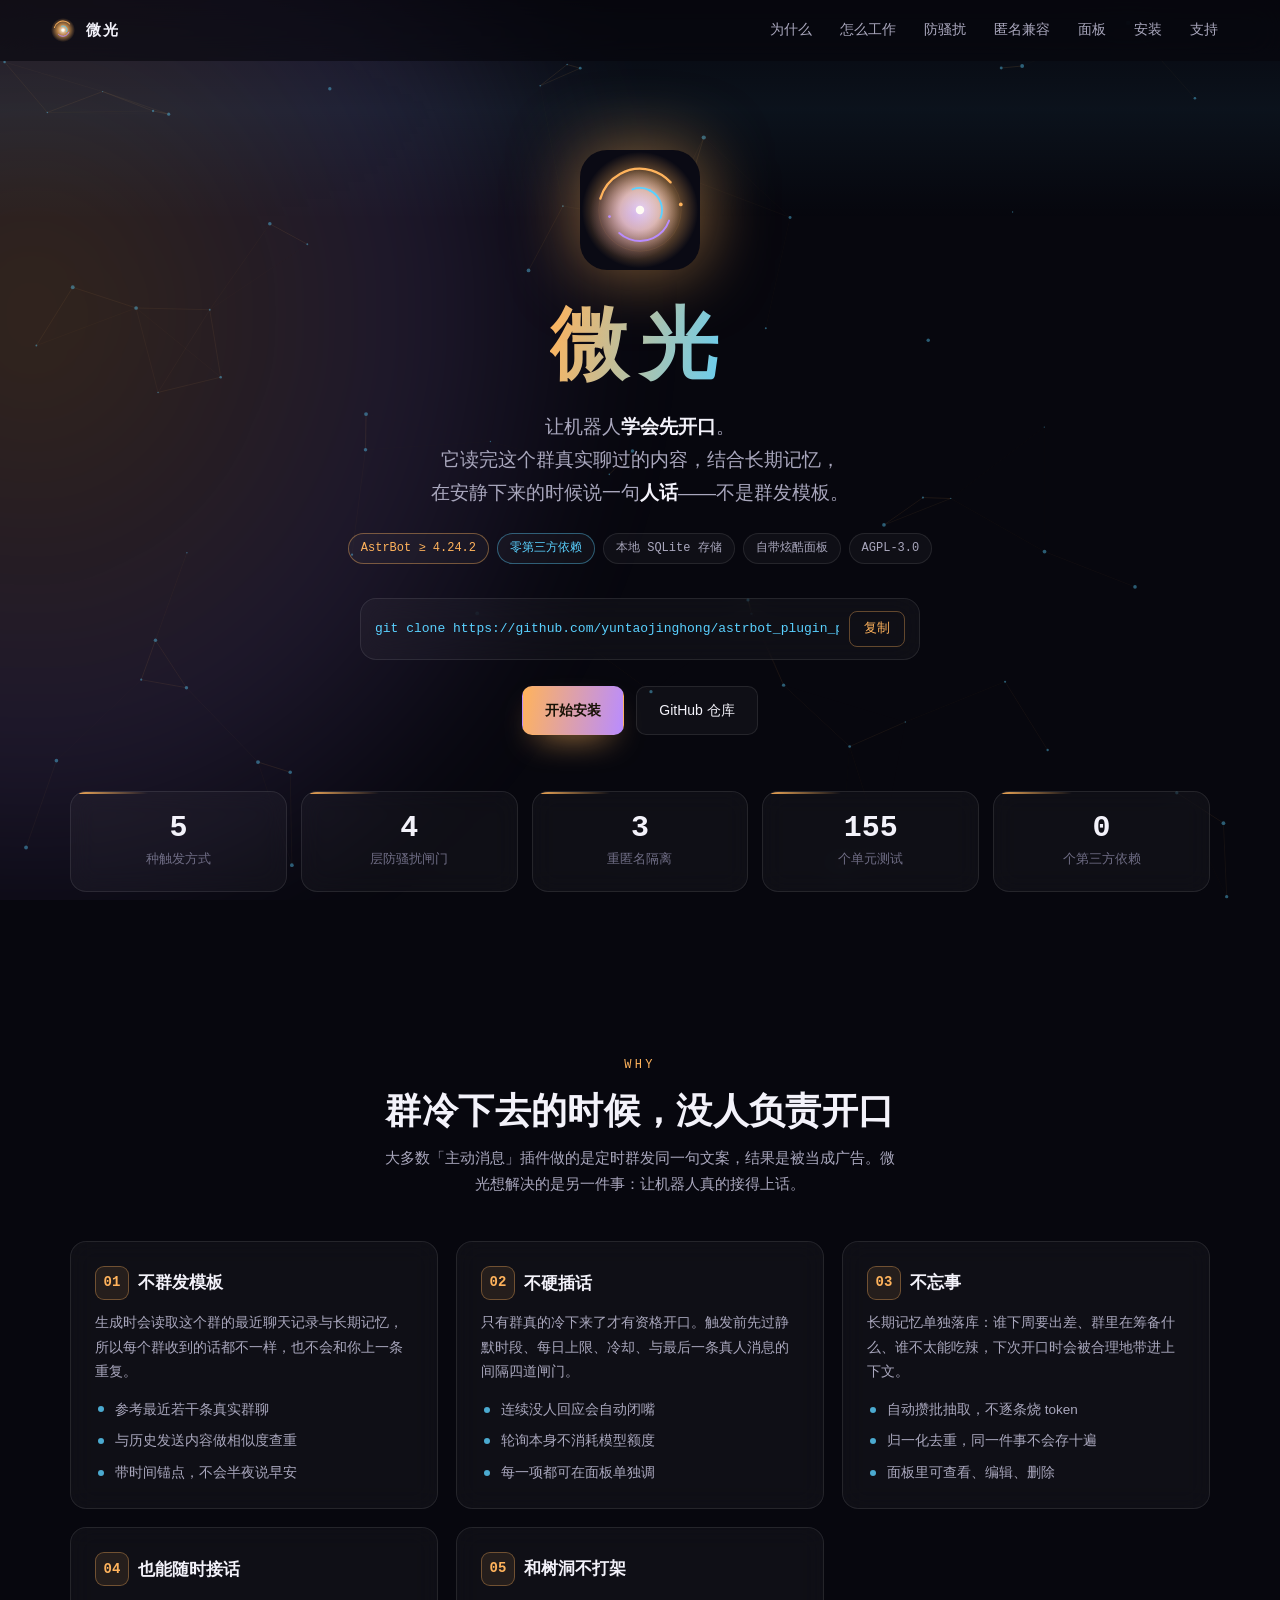
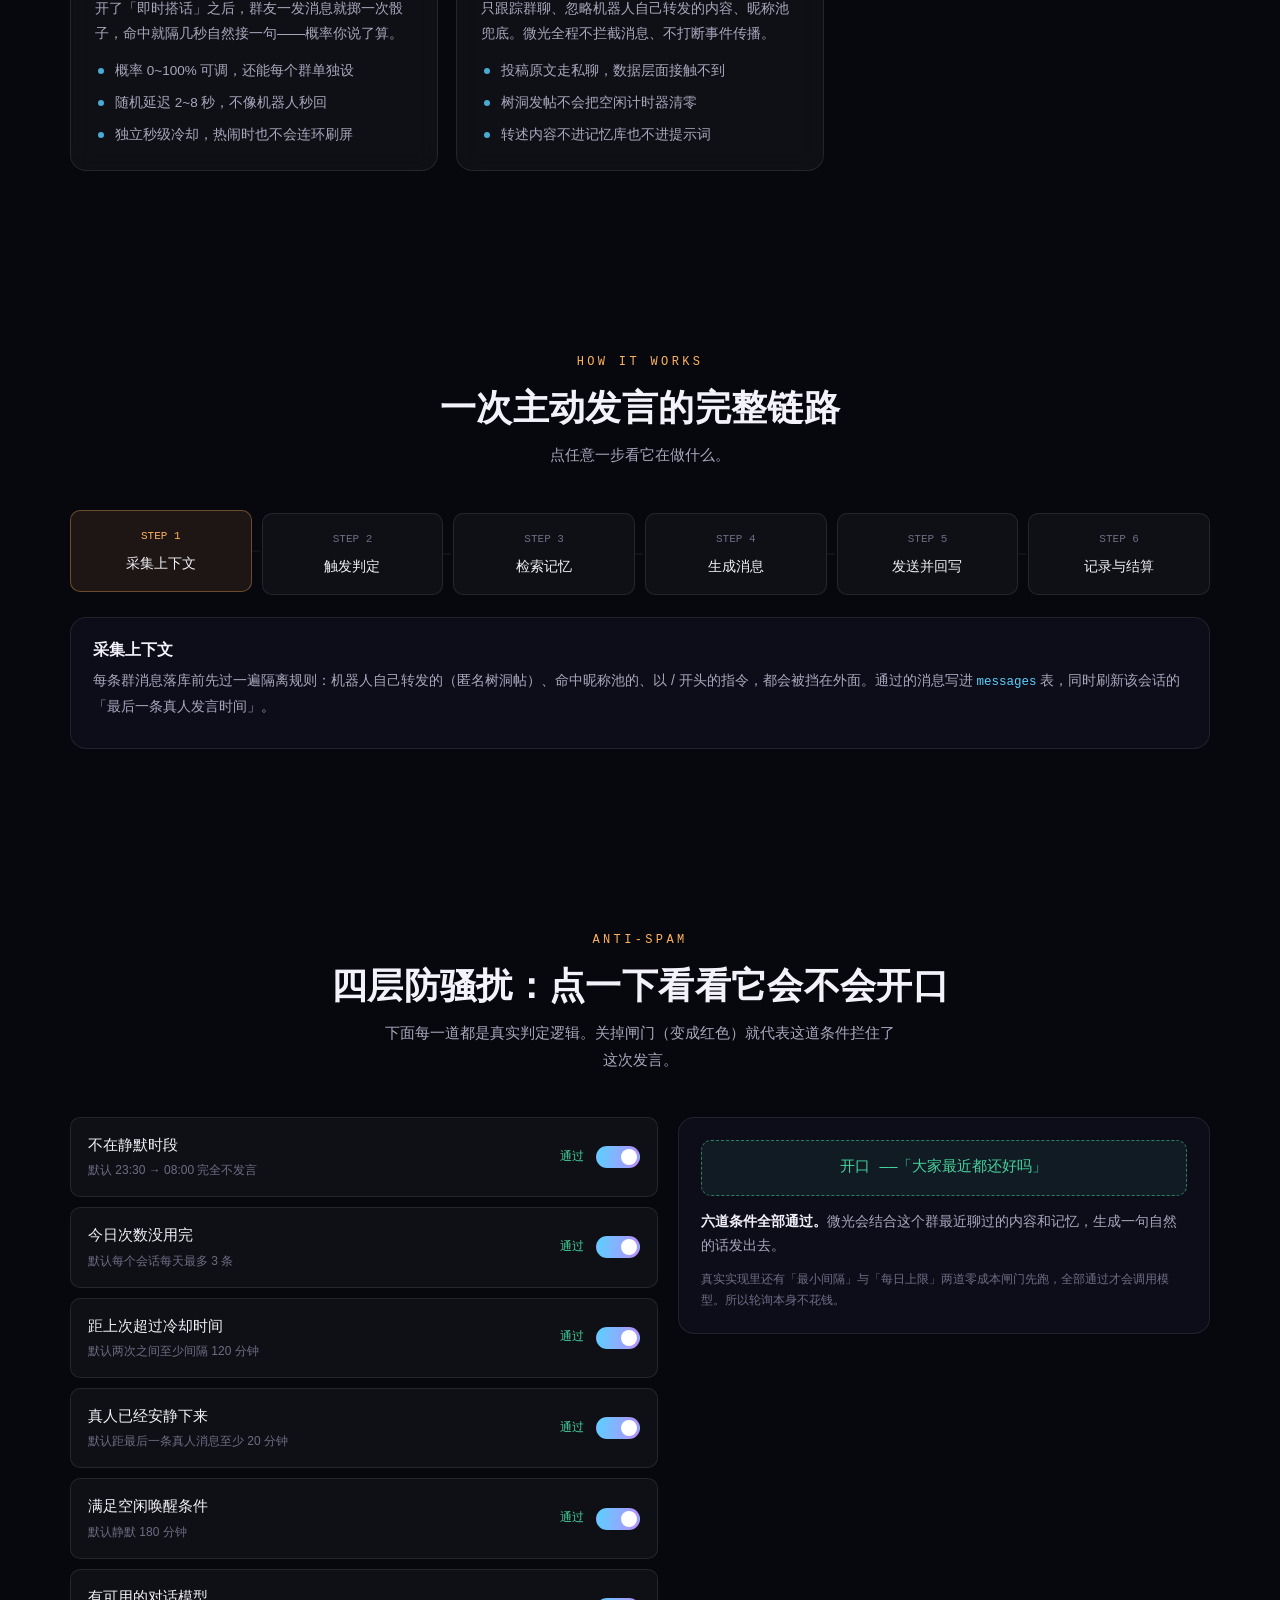
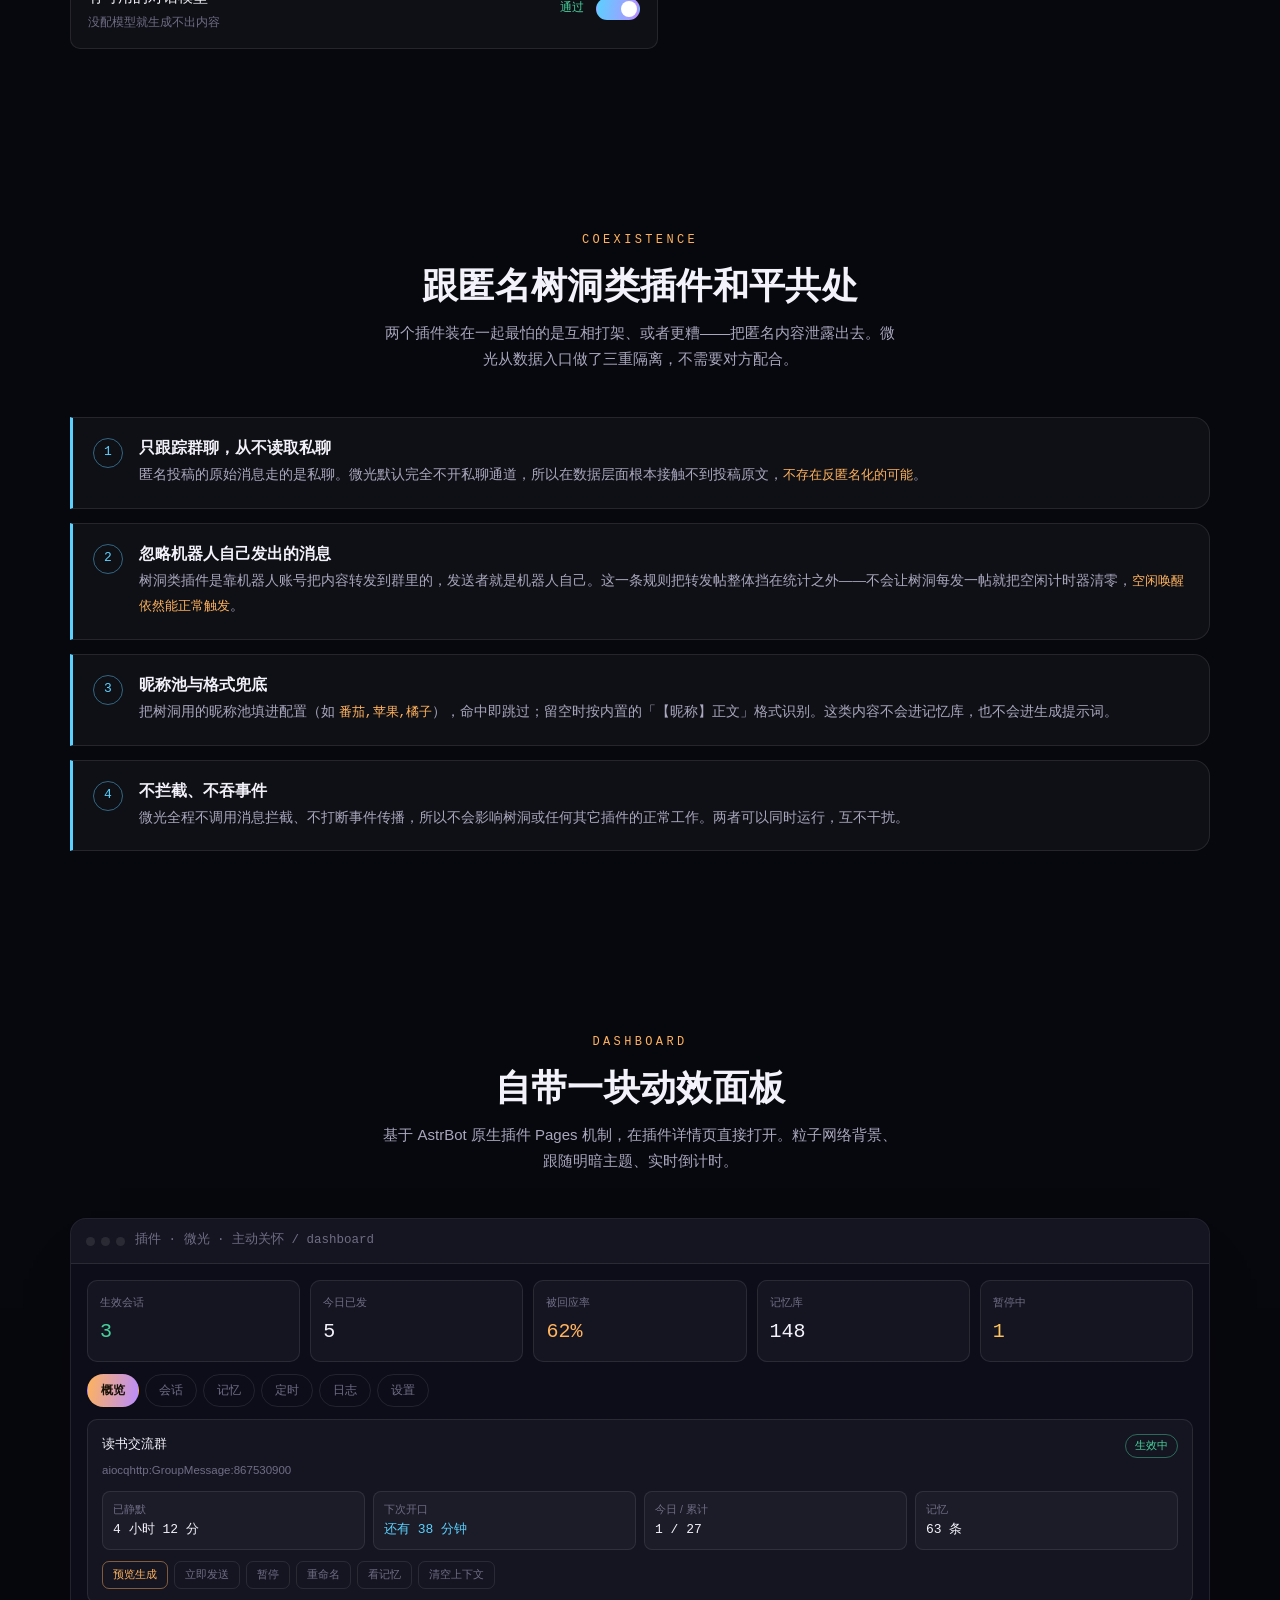
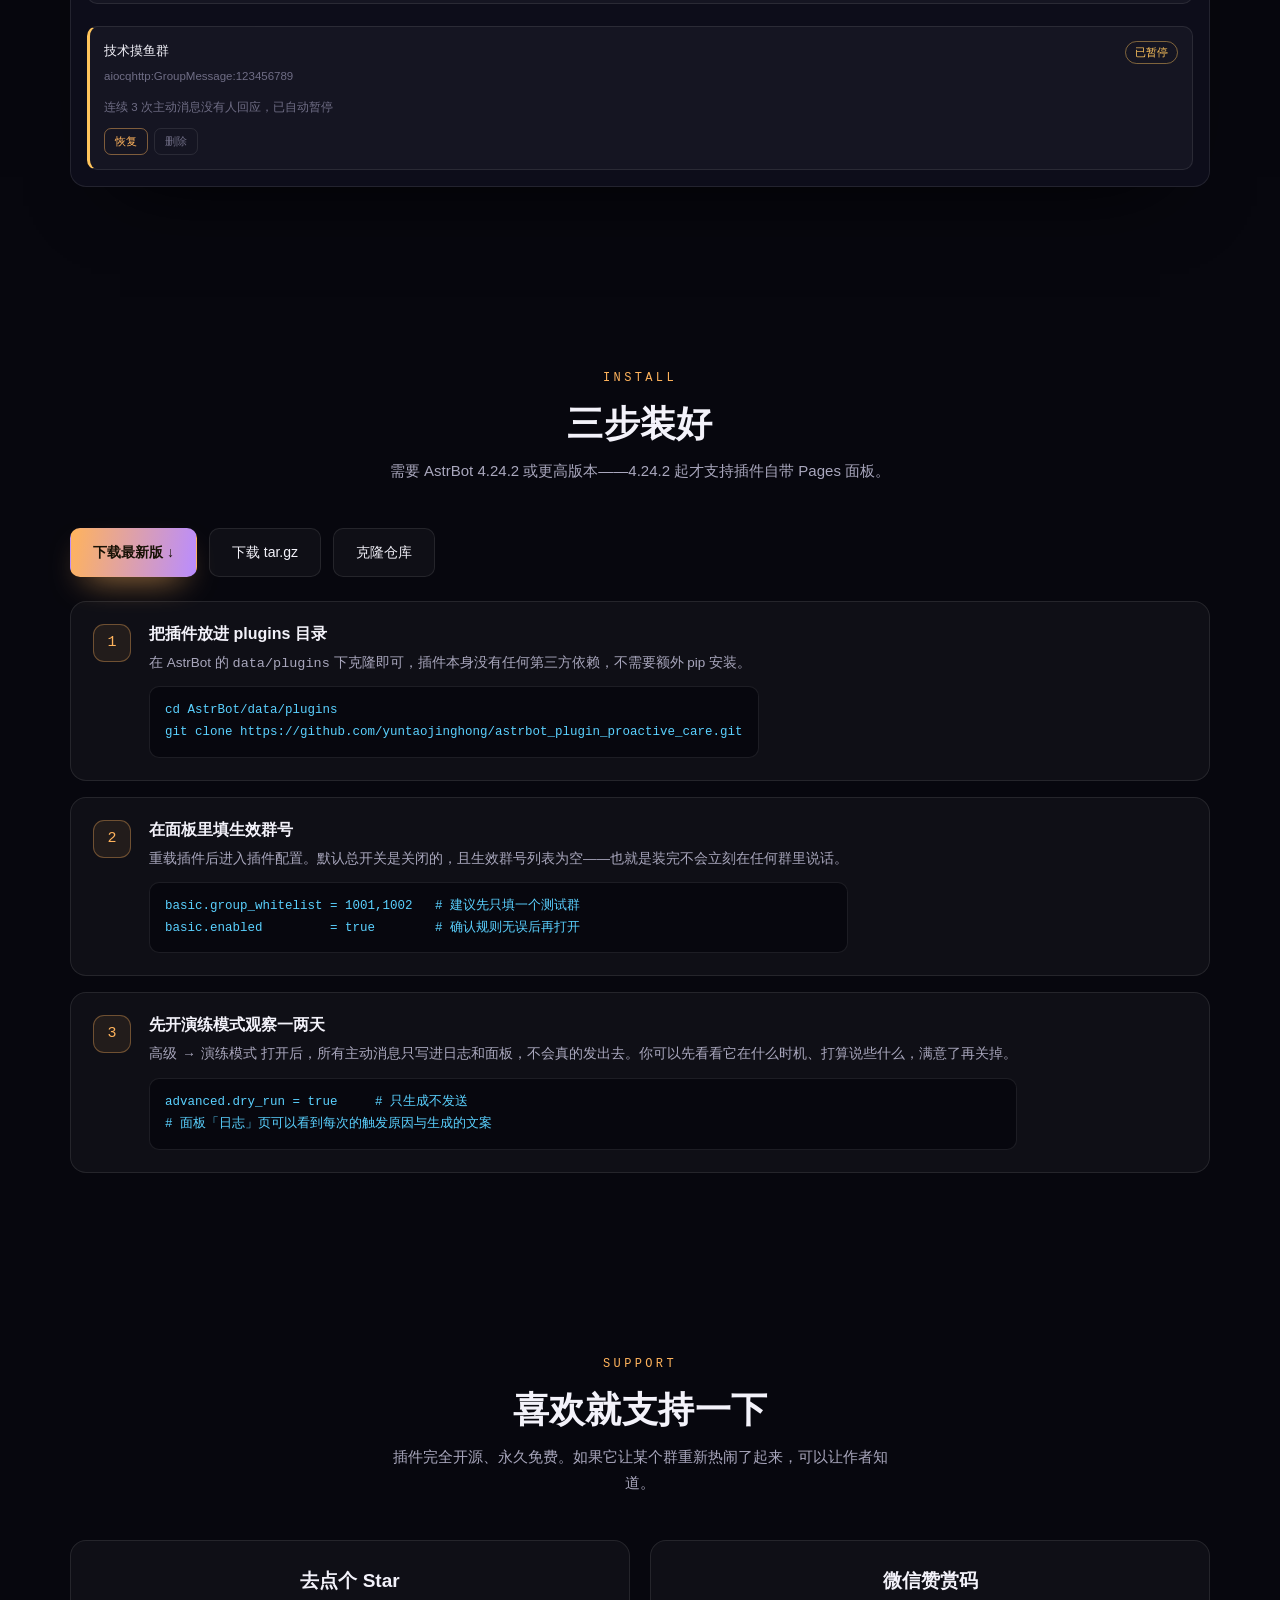
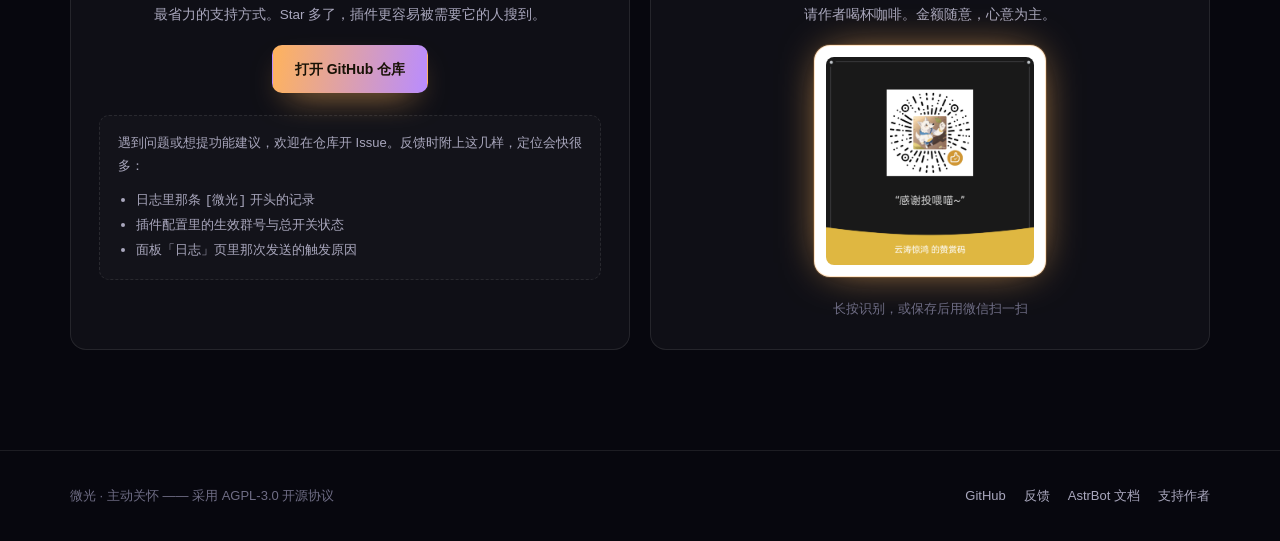
<file: docs/index.html>
<!doctype html>
<html lang="zh-CN">
<head>
<meta charset="utf-8" />
<meta name="viewport" content="width=device-width, initial-scale=1" />
<title>微光 · 主动关怀 —— 会先开口的 AstrBot 群友</title>
<meta name="description" content="微光是一个 AstrBot 插件：群友一发言就按可调概率接一句，或者等群聊安静太久时主动开口。它会结合这个群真实聊过的内容和长期记忆生成一句话。五种触发方式、四层防骚扰、自带炫酷配置面板，与匿名树洞类插件做了三重隔离。" />
<meta property="og:title" content="微光 · 主动关怀" />
<meta property="og:description" content="会先开口的 AstrBot 群友：结合上下文与长期记忆，在群里安静下来的时候主动说一句人话。" />
<meta property="og:type" content="website" />
<link rel="icon" href="favicon.png" />
<style>
/* ==========================================================================
   微光 · 落地页
   深空霓虹风：3D 透视网格 + 极光扫掠 + 粒子网络 + 扫描光束 + 光标聚光。
   全部原生实现，没有任何外部依赖与字体请求。
   ========================================================================== */

:root{
  --bg:#07070e; --bg-2:#0d0d1a; --bg-3:#121024;
  --panel:rgba(255,255,255,.035); --panel-2:rgba(255,255,255,.06);
  --line:rgba(255,255,255,.09); --line-2:rgba(255,179,92,.35);
  --fg:#f3f2fa; --fg-2:#a9a7bd; --fg-3:#6f6d85;
  --gold:#ffb35c; --violet:#b98cff; --cyan:#5ad1ff; --pink:#ff5fa2;
  --ok:#46d19b; --danger:#ff6b6b;
  --radius:16px; --radius-sm:10px;
  --ease:cubic-bezier(.22,.61,.36,1);
  --mono:ui-monospace,SFMono-Regular,"SF Mono",Menlo,Consolas,monospace;
  --sans:-apple-system,BlinkMacSystemFont,"Segoe UI","PingFang SC","Hiragino Sans GB","Microsoft YaHei",sans-serif;
}

*{box-sizing:border-box}
html{scroll-behavior:smooth}
body{
  margin:0; background:var(--bg); color:var(--fg); font-family:var(--sans);
  font-size:15px; line-height:1.75; -webkit-font-smoothing:antialiased; overflow-x:hidden;
}
a{color:inherit;text-decoration:none}
h1,h2,h3{margin:0;line-height:1.25;font-weight:600}
p{margin:0}
code,pre{font-family:var(--mono)}

/* ---------- 特效层 ---------- */
.fx{position:fixed;inset:0;pointer-events:none;z-index:0;overflow:hidden}
.fx-grid{
  position:absolute;left:-40%;right:-40%;bottom:-18%;height:70%;
  background-image:linear-gradient(rgba(185,140,255,.17) 1px,transparent 1px),
    linear-gradient(90deg,rgba(185,140,255,.17) 1px,transparent 1px);
  background-size:64px 64px;
  transform:perspective(400px) rotateX(64deg);transform-origin:bottom center;
  mask-image:linear-gradient(to top,#000 4%,transparent 76%);
  -webkit-mask-image:linear-gradient(to top,#000 4%,transparent 76%);
  animation:gridDrift 24s linear infinite;
}
@keyframes gridDrift{from{background-position:0 0}to{background-position:0 64px}}
.fx-aurora{
  position:absolute;top:-40%;left:-45%;width:95%;height:150%;
  background:radial-gradient(ellipse at center,rgba(255,179,92,.18),rgba(185,140,255,.12) 45%,transparent 70%);
  filter:blur(46px);animation:auroraSweep 28s ease-in-out infinite;
}
@keyframes auroraSweep{0%,100%{transform:translate3d(0,0,0) scale(1)}50%{transform:translate3d(58%,7%,0) scale(1.18)}}
#net{position:absolute;inset:0;width:100%;height:100%;opacity:.7}
.fx-scan{
  position:absolute;left:0;right:0;height:220px;
  background:linear-gradient(to bottom,transparent,rgba(90,209,255,.06),transparent);
  animation:scanDown 10s linear infinite;
}
@keyframes scanDown{from{top:-220px}to{top:100%}}
.fx-spot{
  position:absolute;width:520px;height:520px;border-radius:50%;transform:translate(-50%,-50%);
  background:radial-gradient(circle,rgba(255,179,92,.13),transparent 62%);
  transition:opacity .4s var(--ease);opacity:0;
}
@media (prefers-reduced-motion:reduce){
  .fx-grid,.fx-aurora,.fx-scan{animation:none}
  #net,.fx-scan,.fx-spot{display:none}
  html{scroll-behavior:auto}
}

/* ---------- 阅读进度 ---------- */
#progress{position:fixed;top:0;left:0;height:2px;width:0;z-index:60;
  background:linear-gradient(90deg,var(--gold),var(--cyan),var(--violet),var(--pink));
  box-shadow:0 0 12px rgba(255,179,92,.7)}

/* ---------- 导航 ---------- */
nav{
  position:fixed;top:0;left:0;right:0;z-index:50;
  display:flex;align-items:center;justify-content:space-between;gap:16px;
  padding:12px max(20px,calc((100vw - 1180px)/2));
  backdrop-filter:blur(16px);
  background:rgba(7,7,14,.62);border-bottom:1px solid transparent;
  transition:border-color .3s var(--ease),background .3s var(--ease);
}
nav.solid{border-bottom-color:var(--line);background:rgba(7,7,14,.9)}
.nav-brand{display:flex;align-items:center;gap:10px;font-weight:600;letter-spacing:.12em}
.nav-brand svg{width:26px;height:26px;flex:none}
.nav-links{display:flex;gap:4px;flex-wrap:wrap}
.nav-links a{
  font-size:13.5px;color:var(--fg-2);padding:6px 12px;border-radius:999px;
  transition:color .2s var(--ease),background .2s var(--ease);
}
.nav-links a:hover{color:var(--fg);background:var(--panel-2)}
@media(max-width:820px){.nav-links{display:none}}

/* ---------- 通用容器 ---------- */
.wrap{position:relative;z-index:2;max-width:1180px;margin:0 auto;padding:0 20px}
section{padding:88px 0;position:relative;z-index:2}
.sec-head{text-align:center;margin-bottom:44px}
.sec-head .kicker{
  display:inline-block;font-size:12px;letter-spacing:.28em;color:var(--gold);
  text-transform:uppercase;margin-bottom:12px;font-family:var(--mono);
}
.sec-head h2{font-size:clamp(24px,3.6vw,36px);letter-spacing:.01em}
.sec-head p{margin-top:12px;color:var(--fg-2);max-width:62ch;margin-left:auto;margin-right:auto}
.grad{
  background:linear-gradient(100deg,var(--gold),var(--cyan),var(--violet));
  background-size:220% 100%;-webkit-background-clip:text;background-clip:text;color:transparent;
  animation:hueSlide 10s linear infinite;
}
@keyframes hueSlide{from{background-position:0 50%}to{background-position:200% 50%}}

/* 滚动进场 */
.reveal{opacity:0;transform:translateY(26px);transition:opacity .7s var(--ease),transform .7s var(--ease)}
.reveal.in{opacity:1;transform:none}

/* ---------- Hero ---------- */
header.hero{padding:150px 0 70px;text-align:center;position:relative;z-index:2}
.hero-mark{width:120px;height:120px;margin:0 auto 26px;display:block;
  filter:drop-shadow(0 0 34px rgba(255,179,92,.55));animation:float 7s ease-in-out infinite}
@keyframes float{0%,100%{transform:translateY(0)}50%{transform:translateY(-12px)}}
.hero h1{font-size:clamp(40px,8vw,78px);letter-spacing:.16em;font-weight:700}
.hero .tagline{margin-top:16px;font-size:clamp(15px,2vw,19px);color:var(--fg-2);max-width:44ch;margin-left:auto;margin-right:auto}
.hero .tagline b{color:var(--fg)}
.badges{display:flex;gap:8px;justify-content:center;flex-wrap:wrap;margin-top:24px}
.badge{
  font-size:12px;font-family:var(--mono);padding:4px 12px;border-radius:999px;
  border:1px solid var(--line);background:var(--panel);color:var(--fg-2);
}
.badge.g{border-color:rgba(255,179,92,.4);color:var(--gold)}
.badge.c{border-color:rgba(90,209,255,.4);color:var(--cyan)}

.cmd{
  margin:34px auto 0;max-width:560px;display:flex;align-items:center;gap:10px;
  padding:12px 14px;border:1px solid var(--line);border-radius:var(--radius);
  background:var(--panel);backdrop-filter:blur(14px);
}
.cmd code{flex:1;text-align:left;font-size:13px;color:var(--cyan);overflow-x:auto;white-space:nowrap}
.cmd button{
  flex:none;font:inherit;font-size:12.5px;padding:6px 14px;border-radius:8px;cursor:pointer;
  border:1px solid var(--line-2);background:transparent;color:var(--gold);
  transition:background .2s var(--ease),color .2s var(--ease);
}
.cmd button:hover{background:rgba(255,179,92,.12)}
.hero-cta{display:flex;gap:12px;justify-content:center;flex-wrap:wrap;margin-top:26px}
.btn{
  display:inline-flex;align-items:center;gap:8px;font-size:14px;padding:11px 22px;
  border-radius:10px;border:1px solid var(--line);background:var(--panel);color:var(--fg);
  cursor:pointer;transition:transform .18s var(--ease),box-shadow .25s var(--ease),border-color .25s var(--ease);
}
.btn:hover{transform:translateY(-2px);border-color:var(--line-2)}
.btn.primary{
  background:linear-gradient(100deg,var(--gold),var(--violet));border-color:transparent;
  color:#181206;font-weight:600;box-shadow:0 14px 34px -16px var(--gold);
}

/* ---------- 数字条 ---------- */
.counters{display:grid;grid-template-columns:repeat(auto-fit,minmax(150px,1fr));gap:14px;margin-top:56px}
.counter{
  padding:20px 18px;border:1px solid var(--line);border-radius:var(--radius);
  background:var(--panel);backdrop-filter:blur(12px);position:relative;overflow:hidden;
}
.counter::before{content:"";position:absolute;top:0;left:0;width:36%;height:2px;
  background:linear-gradient(90deg,var(--gold),transparent)}
.counter .v{font-family:var(--mono);font-size:30px;font-weight:600;line-height:1.1}
.counter .k{font-size:12.5px;color:var(--fg-3);margin-top:4px}

/* ---------- 卡片网格 ---------- */
.grid{display:grid;gap:18px}
.g3{grid-template-columns:repeat(auto-fit,minmax(280px,1fr))}
.g2{grid-template-columns:repeat(auto-fit,minmax(360px,1fr))}
.card{
  padding:24px;border:1px solid var(--line);border-radius:var(--radius);
  background:var(--panel);backdrop-filter:blur(12px);position:relative;overflow:hidden;
  transition:transform .3s var(--ease),border-color .3s var(--ease),box-shadow .3s var(--ease);
}
.card:hover{transform:translateY(-4px);border-color:var(--line-2);box-shadow:0 26px 50px -30px var(--gold)}
.card h3{font-size:17px;margin-bottom:10px;display:flex;align-items:center;gap:9px}
.card p{color:var(--fg-2);font-size:14px}
.card .ico{
  width:34px;height:34px;flex:none;border-radius:9px;display:grid;place-items:center;
  border:1px solid var(--line-2);background:rgba(255,179,92,.09);color:var(--gold);
  font-family:var(--mono);font-size:14px;
}
.card ul{margin:14px 0 0;padding:0;list-style:none;display:grid;gap:8px}
.card li{font-size:13.5px;color:var(--fg-2);padding-left:20px;position:relative}
.card li::before{content:"";position:absolute;left:3px;top:9px;width:6px;height:6px;border-radius:50%;
  background:var(--cyan);opacity:.8}

/* ---------- 闸门演示 ---------- */
.gate-lab{
  display:grid;grid-template-columns:1.05fr .95fr;gap:20px;align-items:start;
}
@media(max-width:900px){.gate-lab{grid-template-columns:1fr}}
.gate-list{display:grid;gap:10px}
.gate{
  display:flex;align-items:center;justify-content:space-between;gap:14px;
  padding:15px 17px;border:1px solid var(--line);border-radius:var(--radius-sm);
  background:var(--panel);cursor:pointer;user-select:none;
  transition:border-color .25s var(--ease),background .25s var(--ease),transform .2s var(--ease);
}
.gate:hover{transform:translateX(3px)}
.gate.blocked{border-color:rgba(255,107,107,.5);background:rgba(255,107,107,.07)}
.gate .g-name{font-size:14.5px}
.gate .g-sub{font-size:12px;color:var(--fg-3);margin-top:2px}
.gate .g-state{font-family:var(--mono);font-size:12px;flex:none;color:var(--ok)}
.gate.blocked .g-state{color:var(--danger)}
.gate .g-bar{width:44px;height:22px;border-radius:999px;background:var(--bg-3);
  border:1px solid var(--line);position:relative;flex:none;transition:background .25s var(--ease)}
.gate .g-bar i{position:absolute;top:2px;left:2px;width:16px;height:16px;border-radius:50%;
  background:var(--fg-3);transition:transform .26s var(--ease),background .26s var(--ease)}
.gate.on .g-bar{background:linear-gradient(100deg,var(--cyan),var(--violet));border-color:transparent}
.gate.on .g-bar i{transform:translateX(22px);background:#fff}
.gate.blocked .g-bar{background:linear-gradient(100deg,var(--danger),var(--pink));border-color:transparent}
.gate.blocked .g-bar i{transform:translateX(22px);background:#fff}

.verdict{
  padding:22px;border:1px solid var(--line);border-radius:var(--radius);
  background:var(--bg-2);position:sticky;top:86px;
}
.verdict .out{
  font-family:var(--mono);font-size:15px;padding:14px;border-radius:var(--radius-sm);
  border:1px dashed var(--line);margin-bottom:14px;text-align:center;
}
.verdict .out.sent{border-color:rgba(70,209,155,.55);background:rgba(70,209,155,.07);color:var(--ok)}
.verdict .out.blocked{border-color:rgba(255,107,107,.55);background:rgba(255,107,107,.07);color:var(--danger)}
.verdict .why{font-size:13.5px;color:var(--fg-2)}
.verdict .why b{color:var(--fg)}
.verdict .hint{font-size:12px;color:var(--fg-3);margin-top:12px}

/* ---------- 流水线 ---------- */
.flow{display:grid;grid-template-columns:repeat(6,1fr);gap:10px;margin-bottom:22px}
@media(max-width:900px){.flow{grid-template-columns:repeat(3,1fr)}}
.step{
  padding:16px 12px;border:1px solid var(--line);border-radius:var(--radius-sm);
  background:var(--panel);text-align:center;cursor:pointer;position:relative;
  transition:border-color .28s var(--ease),transform .28s var(--ease),background .28s var(--ease);
}
.step:hover{transform:translateY(-3px)}
.step.active{border-color:var(--line-2);background:rgba(255,179,92,.09);transform:translateY(-3px)}
.step .n{font-family:var(--mono);font-size:11px;color:var(--fg-3)}
.step .t{font-size:13.5px;margin-top:6px}
.step.active .n{color:var(--gold)}
.step::after{
  content:"";position:absolute;right:-9px;top:50%;width:8px;height:1px;
  background:var(--line);transform:translateY(-50%);
}
.step:last-child::after{display:none}
@media(max-width:900px){.step:nth-child(3n)::after{display:none}}
.flow-detail{
  padding:22px;border:1px solid var(--line);border-radius:var(--radius);
  background:var(--bg-2);min-height:132px;
}
.flow-detail h3{font-size:16px;margin-bottom:8px}
.flow-detail p{color:var(--fg-2);font-size:14px}
.flow-detail code{font-size:12.5px;color:var(--cyan)}

/* ---------- 隔离层 ---------- */
.iso{display:grid;gap:14px}
.iso-item{
  display:flex;gap:16px;align-items:flex-start;padding:20px;
  border:1px solid var(--line);border-left:3px solid var(--cyan);
  border-radius:0 var(--radius) var(--radius) 0;background:var(--panel);
}
.iso-item .idx{
  font-family:var(--mono);font-size:13px;color:var(--cyan);flex:none;
  width:30px;height:30px;border-radius:50%;display:grid;place-items:center;
  border:1px solid rgba(90,209,255,.45);
}
.iso-item h3{font-size:15.5px;margin-bottom:6px}
.iso-item p{font-size:13.5px;color:var(--fg-2)}
.iso-item em{color:var(--gold);font-style:normal;font-family:var(--mono);font-size:13px}

/* ---------- 面板预览 ---------- */
.panel-mock{
  border:1px solid var(--line);border-radius:var(--radius);overflow:hidden;
  background:var(--bg-2);box-shadow:0 40px 80px -50px #000;
}
.pm-bar{
  display:flex;align-items:center;gap:10px;padding:11px 15px;
  border-bottom:1px solid var(--line);background:rgba(255,255,255,.03);
}
.pm-dots{display:flex;gap:6px}
.pm-dots i{width:9px;height:9px;border-radius:50%;background:var(--line);display:block}
.pm-title{font-size:12.5px;color:var(--fg-3);font-family:var(--mono)}
.pm-body{padding:16px;display:grid;gap:12px}
.pm-stats{display:grid;grid-template-columns:repeat(auto-fit,minmax(120px,1fr));gap:10px}
.pm-stat{padding:12px;border:1px solid var(--line);border-radius:var(--radius-sm);background:var(--panel)}
.pm-stat .k{font-size:11px;color:var(--fg-3)}
.pm-stat .v{font-family:var(--mono);font-size:20px;margin-top:2px}
.pm-tabs{display:flex;gap:6px;flex-wrap:wrap}
.pm-tab{font-size:12px;padding:5px 13px;border-radius:999px;border:1px solid var(--line);color:var(--fg-3)}
.pm-tab.on{background:linear-gradient(100deg,var(--gold),var(--violet));color:#181206;border-color:transparent;font-weight:600}
.pm-session{
  padding:14px;border:1px solid var(--line);border-radius:var(--radius-sm);background:var(--panel);
}
.pm-session + .pm-session{margin-top:10px}
.pm-row{display:flex;align-items:flex-start;justify-content:space-between;gap:12px}
.pm-id{font-family:var(--mono);font-size:13px}
.pm-meta{font-size:11.5px;color:var(--fg-3);margin-top:3px;display:flex;gap:8px;flex-wrap:wrap}
.pm-tag{font-size:11px;padding:1px 9px;border-radius:999px;border:1px solid var(--line);color:var(--fg-3)}
.pm-tag.ok{color:var(--ok);border-color:rgba(70,209,155,.45)}
.pm-metrics{display:grid;grid-template-columns:repeat(auto-fit,minmax(84px,1fr));gap:8px;margin-top:11px}
.pm-metric{padding:8px 10px;border-radius:8px;border:1px solid var(--line);background:rgba(255,255,255,.03)}
.pm-metric .k{font-size:10.5px;color:var(--fg-3)}
.pm-metric .v{font-family:var(--mono);font-size:13px}
.pm-caps{display:flex;gap:6px;flex-wrap:wrap;margin-top:11px}
.pm-cap{font-size:11px;padding:3px 10px;border-radius:7px;border:1px solid var(--line);color:var(--fg-3)}
.pm-cap.p{border-color:rgba(255,179,92,.45);color:var(--gold)}

/* ---------- 安装步骤 ---------- */
.steps{display:grid;gap:16px}
.step-item{
  display:flex;gap:18px;padding:22px;border:1px solid var(--line);
  border-radius:var(--radius);background:var(--panel);
}
.step-item .num{
  flex:none;width:38px;height:38px;border-radius:11px;display:grid;place-items:center;
  font-family:var(--mono);font-size:15px;color:var(--gold);
  border:1px solid var(--line-2);background:rgba(255,179,92,.08);
}
.step-item h3{font-size:16px;margin-bottom:7px}
.step-item p{font-size:13.5px;color:var(--fg-2)}
pre.block{
  margin:11px 0 0;padding:13px 15px;border-radius:var(--radius-sm);
  border:1px solid var(--line);background:var(--bg);font-size:12.5px;
  color:var(--cyan);overflow-x:auto;
}

/* ---------- 支持区 ---------- */
#support{padding-bottom:100px}
.support-grid{display:grid;grid-template-columns:repeat(auto-fit,minmax(300px,1fr));gap:20px}
.support-card{
  padding:28px;border:1px solid var(--line);border-radius:var(--radius);
  background:var(--panel);text-align:center;position:relative;overflow:hidden;
  transition:transform .3s var(--ease),border-color .3s var(--ease),box-shadow .3s var(--ease);
}
.support-card:hover{transform:translateY(-4px);border-color:var(--line-2);box-shadow:0 30px 60px -34px var(--gold)}
.support-card h3{font-size:19px;margin-bottom:10px}
.support-card p{color:var(--fg-2);font-size:13.5px;margin-bottom:18px}
.qr-wrap{
  display:inline-block;padding:11px;border-radius:var(--radius);
  border:1px solid var(--line-2);background:#fff;
  box-shadow:0 0 0 1px rgba(255,179,92,.18),0 0 46px -14px var(--gold);
}
.qr{display:block;width:208px;height:208px;border-radius:8px}
.qr-cap{margin-top:14px;font-size:12.5px;color:var(--fg-3)}
.support-note{
  margin-top:22px;padding:16px 18px;border-radius:var(--radius-sm);
  border:1px dashed var(--line);background:rgba(255,255,255,.02);
  font-size:13px;color:var(--fg-2);
}

/* ---------- 页脚 ---------- */
footer{
  position:relative;z-index:2;border-top:1px solid var(--line);
  padding:34px 0 46px;color:var(--fg-3);font-size:13px;
}
.foot-row{display:flex;justify-content:space-between;gap:16px;flex-wrap:wrap;align-items:center}
.foot-row a{color:var(--fg-2);transition:color .2s var(--ease)}
.foot-row a:hover{color:var(--gold)}
.foot-links{display:flex;gap:18px;flex-wrap:wrap}

/* toast */
#toast{
  position:fixed;bottom:24px;left:50%;transform:translate(-50%,26px);
  padding:11px 20px;border-radius:10px;border:1px solid var(--line-2);
  background:rgba(13,13,26,.96);color:var(--gold);font-size:13px;
  opacity:0;pointer-events:none;transition:all .3s var(--ease);z-index:70;
}
#toast.show{opacity:1;transform:translate(-50%,0)}
</style>
</head>
<body>

<div id="progress"></div>

<div class="fx">
  <div class="fx-grid"></div>
  <div class="fx-aurora"></div>
  <canvas id="net"></canvas>
  <div class="fx-scan"></div>
  <div class="fx-spot" id="spot"></div>
</div>

<nav id="nav">
  <div class="nav-brand">
    <svg viewBox="0 0 256 256" aria-hidden="true">
      <defs>
        <radialGradient id="ng" cx="50%" cy="50%" r="50%">
          <stop offset="0%" stop-color="#fffaf0"/>
          <stop offset="45%" stop-color="#ffb35c" stop-opacity=".7"/>
          <stop offset="100%" stop-color="#ffb35c" stop-opacity="0"/>
        </radialGradient>
      </defs>
      <circle cx="128" cy="128" r="118" fill="url(#ng)"/>
      <g fill="none" stroke-linecap="round">
        <circle cx="128" cy="128" r="88" stroke="#ffb35c" stroke-width="9" stroke-dasharray="187 366" transform="rotate(196 128 128)"/>
        <circle cx="128" cy="128" r="62" stroke="#b98cff" stroke-width="8" stroke-dasharray="122 268" transform="rotate(20 128 128)"/>
        <circle cx="128" cy="128" r="40" stroke="#5ad1ff" stroke-width="8" stroke-dasharray="91 161" transform="rotate(250 128 128)"/>
      </g>
      <circle cx="128" cy="128" r="16" fill="#fffcf4"/>
    </svg>
    <span>微光</span>
  </div>
  <div class="nav-links">
    <a href="#why">为什么</a>
    <a href="#flow">怎么工作</a>
    <a href="#gates">防骚扰</a>
    <a href="#isolation">匿名兼容</a>
    <a href="#panel">面板</a>
    <a href="#install">安装</a>
    <a href="#support">支持</a>
  </div>
</nav>

<!-- ============================ Hero ============================ -->
<header class="hero">
  <div class="wrap">
    <svg class="hero-mark" viewBox="0 0 256 256" role="img" aria-label="微光图标">
      <defs>
        <radialGradient id="hg" cx="50%" cy="50%" r="50%">
          <stop offset="0%" stop-color="#fffaf0"/>
          <stop offset="34%" stop-color="#ffd9a8" stop-opacity=".9"/>
          <stop offset="72%" stop-color="#ffb35c" stop-opacity=".3"/>
          <stop offset="100%" stop-color="#ffb35c" stop-opacity="0"/>
        </radialGradient>
        <radialGradient id="hv" cx="50%" cy="50%" r="50%">
          <stop offset="0%" stop-color="#b98cff" stop-opacity=".5"/>
          <stop offset="100%" stop-color="#b98cff" stop-opacity="0"/>
        </radialGradient>
        <clipPath id="sq"><rect width="256" height="256" rx="58"/></clipPath>
      </defs>
      <g clip-path="url(#sq)">
        <rect width="256" height="256" fill="#0a0a14"/>
        <circle cx="128" cy="128" r="124" fill="url(#hg)"/>
        <circle cx="116" cy="138" r="96" fill="url(#hv)"/>
        <circle cx="128" cy="128" r="88" fill="none" stroke="#ffb35c" stroke-opacity=".16"/>
        <g fill="none" stroke-linecap="round">
          <circle cx="128" cy="128" r="88" stroke="#ffb35c" stroke-width="5" stroke-dasharray="187 366" transform="rotate(196 128 128)"/>
          <circle cx="128" cy="128" r="66" stroke="#b98cff" stroke-width="4" stroke-dasharray="129 286" transform="rotate(20 128 128)"/>
          <circle cx="128" cy="128" r="47" stroke="#5ad1ff" stroke-width="4" stroke-dasharray="107 189" transform="rotate(250 128 128)"/>
        </g>
        <circle cx="215" cy="116" r="4" fill="#ffb35c"/>
        <circle cx="63" cy="142" r="3" fill="#b98cff"/>
        <circle cx="149" cy="86" r="3" fill="#5ad1ff"/>
        <circle cx="128" cy="128" r="9" fill="#fffcf4"/>
      </g>
    </svg>

    <h1><span class="grad">微光</span></h1>
    <p class="tagline">
      让机器人<b>学会先开口</b>。<br />
      它读完这个群真实聊过的内容，结合长期记忆，<br />
      在安静下来的时候说一句<b>人话</b>——不是群发模板。
    </p>

    <div class="badges">
      <span class="badge g">AstrBot ≥ 4.24.2</span>
      <span class="badge c">零第三方依赖</span>
      <span class="badge">本地 SQLite 存储</span>
      <span class="badge">自带炫酷面板</span>
      <span class="badge">AGPL-3.0</span>
    </div>

    <div class="cmd">
      <code id="cmd-text">git clone https://github.com/yuntaojinghong/astrbot_plugin_proactive_care.git</code>
      <button id="copy-btn" type="button">复制</button>
    </div>

    <div class="hero-cta">
      <a class="btn primary" href="#install">开始安装</a>
      <a class="btn" href="https://github.com/yuntaojinghong/astrbot_plugin_proactive_care" target="_blank" rel="noopener">GitHub 仓库</a>
    </div>

    <div class="counters">
      <div class="counter"><div class="v" data-count="5">0</div><div class="k">种触发方式</div></div>
      <div class="counter"><div class="v" data-count="4">0</div><div class="k">层防骚扰闸门</div></div>
      <div class="counter"><div class="v" data-count="3">0</div><div class="k">重匿名隔离</div></div>
      <div class="counter"><div class="v" data-count="155">0</div><div class="k">个单元测试</div></div>
      <div class="counter"><div class="v" data-count="0">0</div><div class="k">个第三方依赖</div></div>
    </div>
  </div>
</header>

<!-- ============================ 为什么 ============================ -->
<section id="why">
  <div class="wrap">
    <div class="sec-head reveal">
      <span class="kicker">Why</span>
      <h2>群冷下去的时候，没人负责开口</h2>
      <p>大多数「主动消息」插件做的是定时群发同一句文案，结果是被当成广告。微光想解决的是另一件事：让机器人真的接得上话。</p>
    </div>
    <div class="grid g3">
      <div class="card reveal">
        <h3><span class="ico">01</span>不群发模板</h3>
        <p>生成时会读取这个群的最近聊天记录与长期记忆，所以每个群收到的话都不一样，也不会和你上一条重复。</p>
        <ul>
          <li>参考最近若干条真实群聊</li>
          <li>与历史发送内容做相似度查重</li>
          <li>带时间锚点，不会半夜说早安</li>
        </ul>
      </div>
      <div class="card reveal">
        <h3><span class="ico">02</span>不硬插话</h3>
        <p>只有群真的冷下来了才有资格开口。触发前先过静默时段、每日上限、冷却、与最后一条真人消息的间隔四道闸门。</p>
        <ul>
          <li>连续没人回应会自动闭嘴</li>
          <li>轮询本身不消耗模型额度</li>
          <li>每一项都可在面板单独调</li>
        </ul>
      </div>
      <div class="card reveal">
        <h3><span class="ico">03</span>不忘事</h3>
        <p>长期记忆单独落库：谁下周要出差、群里在筹备什么、谁不太能吃辣，下次开口时会被合理地带进上下文。</p>
        <ul>
          <li>自动攒批抽取，不逐条烧 token</li>
          <li>归一化去重，同一件事不会存十遍</li>
          <li>面板里可查看、编辑、删除</li>
        </ul>
      </div>
      <div class="card reveal">
        <h3><span class="ico">04</span>也能随时接话</h3>
        <p>开了「即时搭话」之后，群友一发消息就掷一次骰子，命中就隔几秒自然接一句——概率你说了算。</p>
        <ul>
          <li>概率 0~100% 可调，还能每个群单独设</li>
          <li>随机延迟 2~8 秒，不像机器人秒回</li>
          <li>独立秒级冷却，热闹时也不会连环刷屏</li>
        </ul>
      </div>
      <div class="card reveal">
        <h3><span class="ico">05</span>和树洞不打架</h3>
        <p>只跟踪群聊、忽略机器人自己转发的内容、昵称池兜底。微光全程不拦截消息、不打断事件传播。</p>
        <ul>
          <li>投稿原文走私聊，数据层面接触不到</li>
          <li>树洞发帖不会把空闲计时器清零</li>
          <li>转述内容不进记忆库也不进提示词</li>
        </ul>
      </div>
    </div>
  </div>
</section>

<!-- ============================ 流水线 ============================ -->
<section id="flow">
  <div class="wrap">
    <div class="sec-head reveal">
      <span class="kicker">How it works</span>
      <h2>一次主动发言的完整链路</h2>
      <p>点任意一步看它在做什么。</p>
    </div>
    <div class="flow reveal" id="flow-steps">
      <div class="step active" data-step="0"><div class="n">STEP 1</div><div class="t">采集上下文</div></div>
      <div class="step" data-step="1"><div class="n">STEP 2</div><div class="t">触发判定</div></div>
      <div class="step" data-step="2"><div class="n">STEP 3</div><div class="t">检索记忆</div></div>
      <div class="step" data-step="3"><div class="n">STEP 4</div><div class="t">生成消息</div></div>
      <div class="step" data-step="4"><div class="n">STEP 5</div><div class="t">发送并回写</div></div>
      <div class="step" data-step="5"><div class="n">STEP 6</div><div class="t">记录与结算</div></div>
    </div>
    <div class="flow-detail reveal" id="flow-detail"></div>
  </div>
</section>

<!-- ============================ 闸门演示 ============================ -->
<section id="gates">
  <div class="wrap">
    <div class="sec-head reveal">
      <span class="kicker">Anti-spam</span>
      <h2>四层防骚扰：点一下看看它会不会开口</h2>
      <p>下面每一道都是真实判定逻辑。关掉闸门（变成红色）就代表这道条件拦住了这次发言。</p>
    </div>
    <div class="gate-lab">
      <div class="gate-list reveal" id="gate-list"></div>
      <div class="verdict reveal">
        <div class="out" id="verdict-out">等待判定…</div>
        <div class="why" id="verdict-why"></div>
        <div class="hint">真实实现里还有「最小间隔」与「每日上限」两道零成本闸门先跑，全部通过才会调用模型。所以轮询本身不花钱。</div>
      </div>
    </div>
  </div>
</section>

<!-- ============================ 匿名隔离 ============================ -->
<section id="isolation">
  <div class="wrap">
    <div class="sec-head reveal">
      <span class="kicker">Coexistence</span>
      <h2>跟匿名树洞类插件和平共处</h2>
      <p>两个插件装在一起最怕的是互相打架、或者更糟——把匿名内容泄露出去。微光从数据入口做了三重隔离，不需要对方配合。</p>
    </div>
    <div class="iso reveal">
      <div class="iso-item">
        <div class="idx">1</div>
        <div>
          <h3>只跟踪群聊，从不读取私聊</h3>
          <p>匿名投稿的原始消息走的是私聊。微光默认完全不开私聊通道，所以在数据层面根本接触不到投稿原文，<em>不存在反匿名化的可能</em>。</p>
        </div>
      </div>
      <div class="iso-item">
        <div class="idx">2</div>
        <div>
          <h3>忽略机器人自己发出的消息</h3>
          <p>树洞类插件是靠机器人账号把内容转发到群里的，发送者就是机器人自己。这一条规则把转发帖整体挡在统计之外——不会让树洞每发一帖就把空闲计时器清零，<em>空闲唤醒依然能正常触发</em>。</p>
        </div>
      </div>
      <div class="iso-item">
        <div class="idx">3</div>
        <div>
          <h3>昵称池与格式兜底</h3>
          <p>把树洞用的昵称池填进配置（如 <em>番茄,苹果,橘子</em>），命中即跳过；留空时按内置的「【昵称】正文」格式识别。这类内容不会进记忆库，也不会进生成提示词。</p>
        </div>
      </div>
      <div class="iso-item">
        <div class="idx">4</div>
        <div>
          <h3>不拦截、不吞事件</h3>
          <p>微光全程不调用消息拦截、不打断事件传播，所以不会影响树洞或任何其它插件的正常工作。两者可以同时运行，互不干扰。</p>
        </div>
      </div>
    </div>
  </div>
</section>

<!-- ============================ 面板 ============================ -->
<section id="panel">
  <div class="wrap">
    <div class="sec-head reveal">
      <span class="kicker">Dashboard</span>
      <h2>自带一块动效面板</h2>
      <p>基于 AstrBot 原生插件 Pages 机制，在插件详情页直接打开。粒子网络背景、跟随明暗主题、实时倒计时。</p>
    </div>

    <div class="panel-mock reveal">
      <div class="pm-bar">
        <div class="pm-dots"><i></i><i></i><i></i></div>
        <div class="pm-title">插件 · 微光 · 主动关怀 / dashboard</div>
      </div>
      <div class="pm-body">
        <div class="pm-stats">
          <div class="pm-stat"><div class="k">生效会话</div><div class="v" style="color:#46d19b">3</div></div>
          <div class="pm-stat"><div class="k">今日已发</div><div class="v">5</div></div>
          <div class="pm-stat"><div class="k">被回应率</div><div class="v" style="color:#ffb35c">62%</div></div>
          <div class="pm-stat"><div class="k">记忆库</div><div class="v">148</div></div>
          <div class="pm-stat"><div class="k">暂停中</div><div class="v" style="color:#ffc45c">1</div></div>
        </div>

        <div class="pm-tabs">
          <span class="pm-tab on">概览</span>
          <span class="pm-tab">会话</span>
          <span class="pm-tab">记忆</span>
          <span class="pm-tab">定时</span>
          <span class="pm-tab">日志</span>
          <span class="pm-tab">设置</span>
        </div>

        <div class="pm-session">
          <div class="pm-row">
            <div>
              <div class="pm-id">读书交流群</div>
              <div class="pm-meta"><span>aiocqhttp:GroupMessage:867530900</span></div>
            </div>
            <span class="pm-tag ok">生效中</span>
          </div>
          <div class="pm-metrics">
            <div class="pm-metric"><div class="k">已静默</div><div class="v">4 小时 12 分</div></div>
            <div class="pm-metric"><div class="k">下次开口</div><div class="v" style="color:#5ad1ff">还有 38 分钟</div></div>
            <div class="pm-metric"><div class="k">今日 / 累计</div><div class="v">1 / 27</div></div>
            <div class="pm-metric"><div class="k">记忆</div><div class="v">63 条</div></div>
          </div>
          <div class="pm-caps">
            <span class="pm-cap p">预览生成</span><span class="pm-cap">立即发送</span>
            <span class="pm-cap">暂停</span><span class="pm-cap">重命名</span>
            <span class="pm-cap">看记忆</span><span class="pm-cap">清空上下文</span>
          </div>
        </div>

        <div class="pm-session" style="border-left:3px solid #ffc45c">
          <div class="pm-row">
            <div>
              <div class="pm-id">技术摸鱼群</div>
              <div class="pm-meta"><span>aiocqhttp:GroupMessage:123456789</span></div>
            </div>
            <span class="pm-tag" style="color:#ffc45c;border-color:rgba(255,196,92,.45)">已暂停</span>
          </div>
          <div class="pm-meta" style="margin-top:10px">
            <span>连续 3 次主动消息没有人回应，已自动暂停</span>
          </div>
          <div class="pm-caps">
            <span class="pm-cap p">恢复</span><span class="pm-cap">删除</span>
          </div>
        </div>
      </div>
    </div>
  </div>
</section>

<!-- ============================ 安装 ============================ -->
<section id="install">
  <div class="wrap">
    <div class="sec-head reveal">
      <span class="kicker">Install</span>
      <h2>三步装好</h2>
      <p>需要 AstrBot 4.24.2 或更高版本——4.24.2 起才支持插件自带 Pages 面板。</p>
    </div>
    <div class="dl reveal" style="display:flex;gap:12px;flex-wrap:wrap;margin:0 0 24px">
      <a class="btn primary" href="https://github.com/yuntaojinghong/astrbot_plugin_proactive_care/releases/latest/download/astrbot_plugin_proactive_care.zip">下载最新版 ↓</a>
      <a class="btn" href="https://github.com/yuntaojinghong/astrbot_plugin_proactive_care/releases/latest/download/astrbot_plugin_proactive_care.tar.gz">下载 tar.gz</a>
      <a class="btn" href="https://github.com/yuntaojinghong/astrbot_plugin_proactive_care" target="_blank">克隆仓库</a>
    </div>
    <div class="steps">
      <div class="step-item reveal">
        <div class="num">1</div>
        <div>
          <h3>把插件放进 plugins 目录</h3>
          <p>在 AstrBot 的 <code>data/plugins</code> 下克隆即可，插件本身没有任何第三方依赖，不需要额外 pip 安装。</p>
          <pre class="block">cd AstrBot/data/plugins
git clone https://github.com/yuntaojinghong/astrbot_plugin_proactive_care.git</pre>
        </div>
      </div>
      <div class="step-item reveal">
        <div class="num">2</div>
        <div>
          <h3>在面板里填生效群号</h3>
          <p>重载插件后进入插件配置。默认总开关是关闭的，且生效群号列表为空——也就是装完不会立刻在任何群里说话。</p>
          <pre class="block">basic.group_whitelist = 1001,1002   # 建议先只填一个测试群
basic.enabled         = true        # 确认规则无误后再打开</pre>
        </div>
      </div>
      <div class="step-item reveal">
        <div class="num">3</div>
        <div>
          <h3>先开演练模式观察一两天</h3>
          <p><code>高级 → 演练模式</code> 打开后，所有主动消息只写进日志和面板，不会真的发出去。你可以先看看它在什么时机、打算说些什么，满意了再关掉。</p>
          <pre class="block">advanced.dry_run = true     # 只生成不发送
# 面板「日志」页可以看到每次的触发原因与生成的文案</pre>
        </div>
      </div>
    </div>
  </div>
</section>

<!-- ============================ 支持 ============================ -->
<section id="support">
  <div class="wrap">
    <div class="sec-head reveal">
      <span class="kicker">Support</span>
      <h2>喜欢就支持一下</h2>
      <p>插件完全开源、永久免费。如果它让某个群重新热闹了起来，可以让作者知道。</p>
    </div>

    <div class="support-grid">
      <div class="support-card reveal">
        <h3>去点个 Star</h3>
        <p>最省力的支持方式。Star 多了，插件更容易被需要它的人搜到。</p>
        <a class="btn primary" href="https://github.com/yuntaojinghong/astrbot_plugin_proactive_care" target="_blank" rel="noopener">打开 GitHub 仓库</a>
        <div class="support-note" style="text-align:left">
          遇到问题或想提功能建议，欢迎在仓库开 Issue。反馈时附上这几样，定位会快很多：
          <ul style="margin:10px 0 0;padding-left:18px;line-height:1.9">
            <li>日志里那条 <code>[微光]</code> 开头的记录</li>
            <li>插件配置里的生效群号与总开关状态</li>
            <li>面板「日志」页里那次发送的触发原因</li>
          </ul>
        </div>
      </div>

      <div class="support-card reveal">
        <h3>微信赞赏码</h3>
        <p>请作者喝杯咖啡。金额随意，心意为主。</p>
        <div class="qr-wrap">
          <img class="qr" src="donate_qr.png" alt="云涛惊鸿的微信赞赏码" width="208" height="208" loading="lazy" />
        </div>
        <div class="qr-cap">长按识别，或保存后用微信扫一扫</div>
      </div>
    </div>
  </div>
</section>

<footer>
  <div class="wrap foot-row">
    <div>微光 · 主动关怀 —— 采用 AGPL-3.0 开源协议</div>
    <div class="foot-links">
      <a href="https://github.com/yuntaojinghong/astrbot_plugin_proactive_care" target="_blank" rel="noopener">GitHub</a>
      <a href="https://github.com/yuntaojinghong/astrbot_plugin_proactive_care/issues" target="_blank" rel="noopener">反馈</a>
      <a href="https://docs.astrbot.app/" target="_blank" rel="noopener">AstrBot 文档</a>
      <a href="#support">支持作者</a>
    </div>
  </div>
</footer>

<div id="toast"></div>

<script>
/* ==========================================================================
   交互脚本：只做视觉与演示，不依赖任何库
   ========================================================================== */

const reduceMotion = window.matchMedia('(prefers-reduced-motion: reduce)').matches;

/* ---------- 粒子网络 ---------- */
(function initNet(){
  const canvas = document.getElementById('net');
  if (!canvas || reduceMotion) return;
  const ctx = canvas.getContext('2d');
  const dpr = Math.min(window.devicePixelRatio || 1, 2);
  let nodes = [], w = 0, h = 0, pointer = { x: -999, y: -999 };

  function resize(){
    w = window.innerWidth; h = window.innerHeight;
    canvas.width = w * dpr; canvas.height = h * dpr;
    canvas.style.width = w + 'px'; canvas.style.height = h + 'px';
    ctx.setTransform(dpr, 0, 0, dpr, 0, 0);
    const count = Math.min(110, Math.round((w * h) / 17000));
    nodes = Array.from({ length: count }, () => ({
      x: Math.random() * w, y: Math.random() * h,
      vx: (Math.random() - .5) * .3, vy: (Math.random() - .5) * .3,
      r: Math.random() * 1.6 + .6
    }));
  }

  function frame(){
    ctx.clearRect(0, 0, w, h);
    for (const n of nodes){
      n.x += n.vx; n.y += n.vy;
      if (n.x < 0 || n.x > w) n.vx *= -1;
      if (n.y < 0 || n.y > h) n.vy *= -1;
      const dx = n.x - pointer.x, dy = n.y - pointer.y;
      const d = Math.hypot(dx, dy);
      if (d < 150 && d > .1){ n.x += dx / d * .5; n.y += dy / d * .5; }
    }
    for (let i = 0; i < nodes.length; i++){
      for (let j = i + 1; j < nodes.length; j++){
        const a = nodes[i], b = nodes[j];
        const d = Math.hypot(a.x - b.x, a.y - b.y);
        if (d > 138) continue;
        ctx.strokeStyle = 'rgba(255,179,92,' + ((1 - d / 138) * .3).toFixed(3) + ')';
        ctx.lineWidth = .6;
        ctx.beginPath(); ctx.moveTo(a.x, a.y); ctx.lineTo(b.x, b.y); ctx.stroke();
      }
    }
    ctx.fillStyle = 'rgba(90,209,255,.6)';
    for (const n of nodes){
      ctx.beginPath(); ctx.arc(n.x, n.y, n.r, 0, Math.PI * 2); ctx.fill();
    }
    requestAnimationFrame(frame);
  }

  window.addEventListener('resize', resize);
  window.addEventListener('pointermove', (e) => { pointer = { x: e.clientX, y: e.clientY }; });
  window.addEventListener('pointerleave', () => { pointer = { x: -999, y: -999 }; });
  resize(); requestAnimationFrame(frame);
})();

/* ---------- 光标聚光 ---------- */
(function initSpot(){
  const spot = document.getElementById('spot');
  if (!spot || reduceMotion) return;
  window.addEventListener('pointermove', (e) => {
    spot.style.opacity = '1';
    spot.style.left = e.clientX + 'px';
    spot.style.top = e.clientY + 'px';
  });
  window.addEventListener('pointerleave', () => { spot.style.opacity = '0'; });
})();

/* ---------- 进度条 / 导航实心 ---------- */
(function initScroll(){
  const bar = document.getElementById('progress');
  const nav = document.getElementById('nav');
  function update(){
    const max = document.documentElement.scrollHeight - window.innerHeight;
    const ratio = max > 0 ? window.scrollY / max : 0;
    bar.style.width = (ratio * 100).toFixed(2) + '%';
    nav.classList.toggle('solid', window.scrollY > 24);
  }
  window.addEventListener('scroll', update, { passive: true });
  update();
})();

/* ---------- 滚动进场 + 数字滚动 ---------- */
(function initReveal(){
  const items = document.querySelectorAll('.reveal');
  if (!('IntersectionObserver' in window) || reduceMotion){
    items.forEach((el) => el.classList.add('in'));
    document.querySelectorAll('[data-count]').forEach((el) => { el.textContent = el.dataset.count; });
    return;
  }
  const io = new IntersectionObserver((entries) => {
    entries.forEach((entry) => {
      if (!entry.isIntersecting) return;
      entry.target.classList.add('in');
      io.unobserve(entry.target);
    });
  }, { threshold: .12, rootMargin: '0px 0px -40px 0px' });
  items.forEach((el) => io.observe(el));

  const co = new IntersectionObserver((entries) => {
    entries.forEach((entry) => {
      if (!entry.isIntersecting) return;
      const el = entry.target;
      const target = Number(el.dataset.count || 0);
      const start = performance.now();
      const duration = 1100;
      function tick(now){
        const t = Math.min(1, (now - start) / duration);
        const eased = 1 - Math.pow(1 - t, 3);
        el.textContent = Math.round(target * eased);
        if (t < 1) requestAnimationFrame(tick);
      }
      requestAnimationFrame(tick);
      co.unobserve(el);
    });
  }, { threshold: .4 });
  document.querySelectorAll('[data-count]').forEach((el) => co.observe(el));
})();

/* ---------- 复制安装命令 ---------- */
(function initCopy(){
  const btn = document.getElementById('copy-btn');
  const text = document.getElementById('cmd-text');
  const toastEl = document.getElementById('toast');
  let timer = null;
  function toast(msg){
    toastEl.textContent = msg;
    toastEl.classList.add('show');
    clearTimeout(timer);
    timer = setTimeout(() => toastEl.classList.remove('show'), 2000);
  }
  btn.addEventListener('click', async () => {
    const value = text.textContent.trim();
    try {
      if (navigator.clipboard && window.isSecureContext){
        await navigator.clipboard.writeText(value);
      } else {
        const ta = document.createElement('textarea');
        ta.value = value; ta.style.position = 'fixed'; ta.style.opacity = '0';
        document.body.appendChild(ta); ta.select();
        document.execCommand('copy'); ta.remove();
      }
      toast('已复制到剪贴板');
    } catch (e) {
      toast('复制失败，请手动选中');
    }
  });
})();

/* ---------- 流水线详情 ---------- */
(function initFlow(){
  const DETAIL = [
    {
      t: '采集上下文',
      p: '每条群消息落库前先过一遍隔离规则：机器人自己转发的（匿名树洞帖）、命中昵称池的、以 / 开头的指令，都会被挡在外面。通过的消息写进 <code>messages</code> 表，同时刷新该会话的「最后一条真人发言时间」。',
    },
    {
      t: '触发判定',
      p: '调度器每 30 秒走一遍所有会话，按固定优先级挑触发方式：话题追问 &gt; 定时问候 &gt; 空闲唤醒 &gt; 随机关怀。先过静默时段、每日上限、冷却、最小间隔这四道零成本闸门，全部通过才轮到后面几步——所以轮询本身不花一分钱 token。<br><br>另有第五种触发方式<strong>「即时搭话」不进轮询</strong>：群友一发消息就按可调的概率掷骰子，命中就隔几秒接一句。它刻意不看「真人已经安静下来」那条闸门，并用独立的秒级冷却代替分钟级冷却，否则根本没机会触发。',
    },
    {
      t: '检索记忆',
      p: '从该会话的记忆库里按「重要度 × 时间衰减 + 与当前话题的二元字组重叠度」排序，取前几条。越久远的记忆排序越靠后但不删除，最近聊到的内容会浮上来。',
    },
    {
      t: '生成消息',
      p: '把聊天记录、相关记忆、当前时间、以及「为什么现在开口」一起交给模型，附上一段强约束的风格指令。生成后去前缀去引号，再和最近发过的内容做相似度查重，太像就重新生成一次。',
    },
    {
      t: '发送并回写',
      p: '通过 <code>context.send_message</code> 发到目标会话，同时把这条消息写进自己的上下文表。这样群友回复时，机器人记得自己刚才说过什么——这一步不做，「联系上下文」就是空话。',
    },
    {
      t: '记录与结算',
      p: '每次发送都留档：触发方式、判断依据、生成文案、是否被回应。发出后进入「等待回应」状态，超过回应窗口仍无真人发言就累加一次沉默计数，连续几次之后该群自动暂停。',
    },
  ];

  const steps = document.querySelectorAll('#flow-steps .step');
  const box = document.getElementById('flow-detail');

  function render(index){
    const item = DETAIL[index];
    box.innerHTML = '<h3>' + item.t + '</h3><p>' + item.p + '</p>';
    box.querySelectorAll('code').forEach((c) => { c.style.fontFamily = 'var(--mono)'; });
  }

  steps.forEach((step) => {
    step.addEventListener('click', () => {
      steps.forEach((s) => s.classList.remove('active'));
      step.classList.add('active');
      render(Number(step.dataset.step));
    });
  });
  render(0);
})();

/* ---------- 闸门演示 ---------- */
(function initGates(){
  const GATES = [
    { id: 'quiet', name: '不在静默时段', sub: '默认 23:30 → 08:00 完全不发言', detail: '当前时间落在允许发言的窗口内。', block: '现在处于静默时段，直接不发。深夜吵醒别人是最容易掉好感的行为。' },
    { id: 'cap', name: '今日次数没用完', sub: '默认每个会话每天最多 3 条', detail: '今天在这个会话还没发够上限。', block: '今天已经发满上限了，今天不会再开口。' },
    { id: 'cooldown', name: '距上次超过冷却时间', sub: '默认两次之间至少间隔 120 分钟', detail: '距上次主动发言已经足够久。', block: '刚发过没多久，冷却期内不再打扰。' },
    { id: 'gap', name: '真人已经安静下来', sub: '默认距最后一条真人消息至少 20 分钟', detail: '群里确实冷下来了，可以开口。', block: '大家还在聊天，这时候插话会很突兀。等真的冷下来再说。' },
    { id: 'idle', name: '满足空闲唤醒条件', sub: '默认静默 180 分钟', detail: '群聊静默时间已经超过阈值，这正是微光该出场的时候。', block: '才刚安静一会儿，还没到该主动开口的时机。' },
    { id: 'model', name: '有可用的对话模型', sub: '没配模型就生成不出内容', detail: '模型可用，可以生成这句人话。', block: '没有检测到可用的对话模型，生成必然失败，所以不发。' },
  ];

  const list = document.getElementById('gate-list');
  const out = document.getElementById('verdict-out');
  const why = document.getElementById('verdict-why');

  list.innerHTML = GATES.map((g) => (
    '<div class="gate on" data-id="' + g.id + '">' +
      '<div><div class="g-name">' + g.name + '</div><div class="g-sub">' + g.sub + '</div></div>' +
      '<div style="display:flex;align-items:center;gap:12px">' +
        '<span class="g-state">通过</span>' +
        '<span class="g-bar"><i></i></span>' +
      '</div>' +
    '</div>'
  )).join('');

  function evaluate(){
    const blocked = GATES.filter((g) => {
      const node = list.querySelector('[data-id="' + g.id + '"]');
      return node.classList.contains('blocked');
    });
    if (!blocked.length){
      out.className = 'out sent';
      out.textContent = '开口 ——「大家最近都还好吗」';
      why.innerHTML = '<b>六道条件全部通过。</b>微光会结合这个群最近聊过的内容和记忆，生成一句自然的话发出去。';
      return;
    }
    const first = blocked[0];
    out.className = 'out blocked';
    out.textContent = '沉默 —— 被「' + first.name + '」拦下';
    why.innerHTML = '<b>' + first.detail + '</b>' + (blocked.length > 1 ? '<br />另外还有 ' + (blocked.length - 1) + ' 道条件也没通过。' : '') + '<br />' + first.block;
  }

  list.addEventListener('click', (e) => {
    const node = e.target.closest('.gate');
    if (!node) return;
    const isBlocked = node.classList.toggle('blocked');
    node.classList.toggle('on', !isBlocked);
    node.querySelector('.g-state').textContent = isBlocked ? '拦截' : '通过';
    evaluate();
  });

  evaluate();
})();
</script>
</body>
</html>
</file>
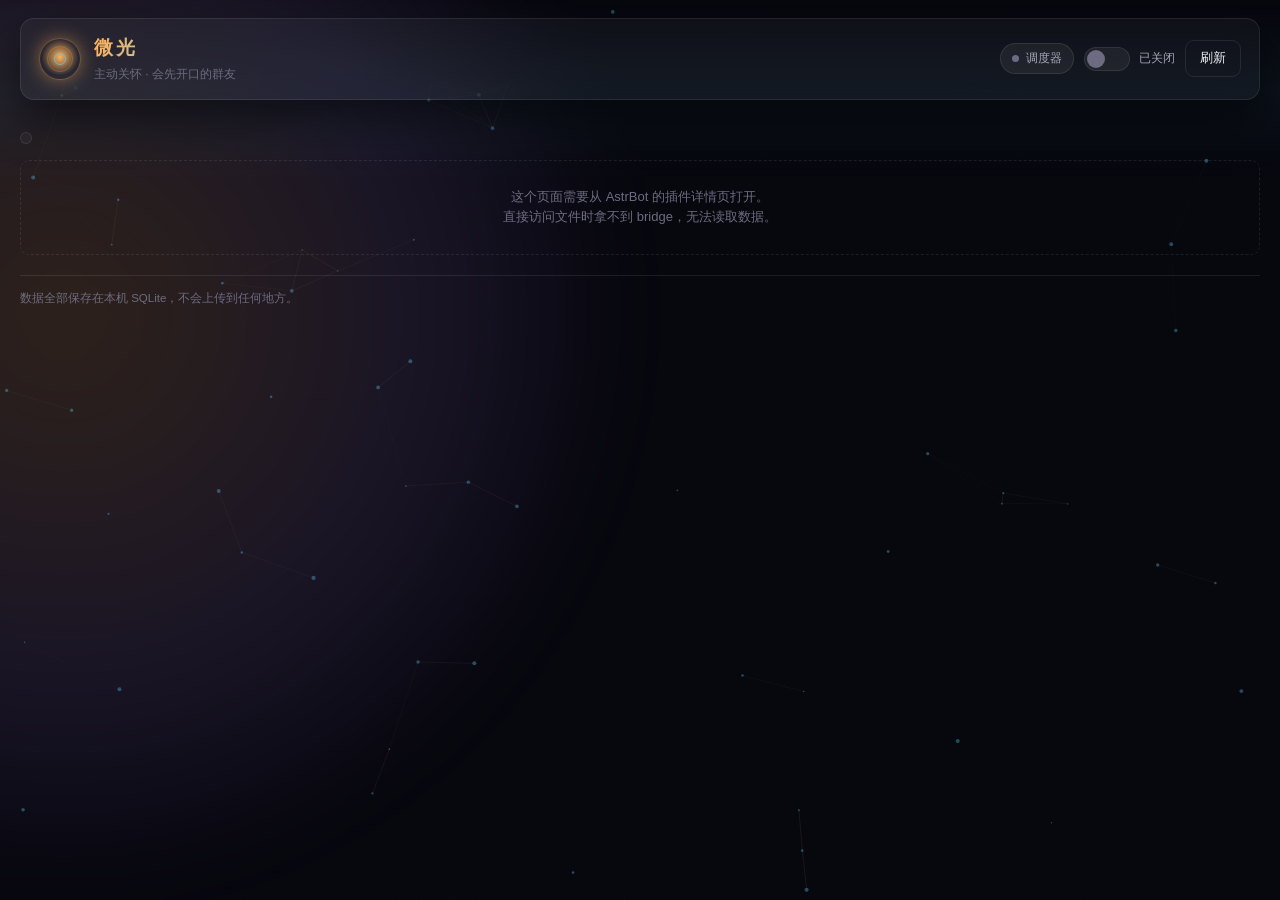
<file: pages/dashboard/index.html>
<!doctype html>
<html lang="zh-CN">
  <head>
    <meta charset="utf-8" />
    <meta name="viewport" content="width=device-width, initial-scale=1" />
    <title>微光 · 主动关怀</title>
    <link rel="stylesheet" href="./style.css" />
  </head>
  <body>
    <!-- 背景特效层：全部由 CSS 与一个 canvas 完成，不依赖任何外部库 -->
    <div class="fx" aria-hidden="true">
      <div class="fx-grid"></div>
      <div class="fx-aurora"></div>
      <canvas id="net"></canvas>
      <div class="fx-scan"></div>
    </div>

    <header class="topbar">
      <div class="brand">
        <div class="sigil" id="sigil" aria-hidden="true"></div>
        <div class="brand-text">
          <h1>微光</h1>
          <p>主动关怀 · 会先开口的群友</p>
        </div>
      </div>

      <div class="topbar-actions">
        <div class="pill" id="pill-scheduler" title="调度器状态">
          <i class="dot"></i><span>调度器</span>
        </div>
        <div class="pill warn hidden" id="pill-dryrun" title="演练模式：只生成不发送">
          <i class="dot"></i><span>演练模式</span>
        </div>

        <label class="switch" title="主动消息总开关">
          <input type="checkbox" id="master-switch" />
          <span class="track"><span class="knob"></span></span>
          <span class="switch-label" id="master-label">已关闭</span>
        </label>

        <button class="btn ghost" id="btn-refresh" title="重新拉取数据">刷新</button>
      </div>
    </header>

    <section class="stats" id="stats"></section>

    <nav class="tabs" id="tabs" role="tablist"></nav>

    <main id="view" class="view"></main>

    <footer class="foot">
      <span id="foot-note">数据全部保存在本机 SQLite，不会上传到任何地方。</span>
      <span class="mono" id="foot-time"></span>
    </footer>

    <div class="toasts" id="toasts" aria-live="polite"></div>

    <script type="module" src="./app.js"></script>
  </body>
</html>
</file>
<file: pages/dashboard/style.css>
/* ==========================================================================
   微光 · 主动关怀 —— 配置面板样式

   设计取向：深空底 + 暖色微光，尽量用最少的元素堆出层次感。
   全部为原生 CSS，无任何外部依赖与字体请求。
   主题跟随 AstrBot（bridge 会在 <html> 上设置 data-theme）。
   ========================================================================== */

/* --------------------------------------------------------------------------
   1. 设计令牌
   -------------------------------------------------------------------------- */
:root {
  --acc: #ffb35c;
  --acc-2: #5ad1ff;
  --acc-3: #b98cff;
  --ok: #46d19b;
  --warn: #ffc45c;
  --danger: #ff6b6b;

  --radius: 14px;
  --radius-sm: 9px;
  --ease: cubic-bezier(0.22, 0.61, 0.36, 1);

  --mono: ui-monospace, SFMono-Regular, "SF Mono", Menlo, Consolas, monospace;
  --sans: -apple-system, BlinkMacSystemFont, "Segoe UI", "PingFang SC",
    "Hiragino Sans GB", "Microsoft YaHei", "Source Han Sans SC", sans-serif;
}

/* 暗色（默认） */
[data-theme="dark"],
html:not([data-theme]) {
  --bg: #07070e;
  --bg-2: #0c0c16;
  --panel: rgba(255, 255, 255, 0.036);
  --panel-2: rgba(255, 255, 255, 0.06);
  --line: rgba(255, 255, 255, 0.085);
  --line-2: rgba(255, 179, 92, 0.32);
  --fg: #f3f2fa;
  --fg-2: #a7a5ba;
  --fg-3: #6d6b81;
  --shadow: 0 18px 44px rgba(0, 0, 0, 0.55);
  --glow: 0 0 0 1px rgba(255, 179, 92, 0.35), 0 0 34px -8px rgba(255, 179, 92, 0.5);
  --grid-line: rgba(185, 140, 255, 0.16);
}

/* 亮色 */
[data-theme="light"] {
  --bg: #f7f6fb;
  --bg-2: #ffffff;
  --panel: rgba(255, 255, 255, 0.85);
  --panel-2: rgba(255, 255, 255, 0.95);
  --line: rgba(24, 22, 40, 0.11);
  --line-2: rgba(196, 122, 25, 0.4);
  --fg: #1a1830;
  --fg-2: #55536b;
  --fg-3: #8b899e;
  --shadow: 0 14px 34px rgba(26, 24, 48, 0.12);
  --glow: 0 0 0 1px rgba(196, 122, 25, 0.35), 0 0 28px -10px rgba(196, 122, 25, 0.45);
  --grid-line: rgba(110, 80, 190, 0.14);
  --acc: #d98a1f;
  --acc-2: #1c93c9;
  --acc-3: #7c5cd6;
  --ok: #1f9d68;
  --danger: #d64545;
}

* {
  box-sizing: border-box;
}

html,
body {
  margin: 0;
  padding: 0;
  min-height: 100%;
}

body {
  font-family: var(--sans);
  background: var(--bg);
  color: var(--fg);
  font-size: 14px;
  line-height: 1.6;
  padding: 18px 20px 40px;
  -webkit-font-smoothing: antialiased;
  overflow-x: hidden;
}

.hidden {
  display: none !important;
}

.mono {
  font-family: var(--mono);
  font-size: 12px;
}

/* --------------------------------------------------------------------------
   2. 背景特效
   -------------------------------------------------------------------------- */
.fx {
  position: absolute;
  inset: 0;
  overflow: hidden;
  pointer-events: none;
  z-index: 0;
}

/* 3D 透视网格：向下无限推进，制造纵深 */
.fx-grid {
  position: absolute;
  left: -25%;
  right: -25%;
  bottom: -10%;
  height: 62%;
  background-image: linear-gradient(var(--grid-line) 1px, transparent 1px),
    linear-gradient(90deg, var(--grid-line) 1px, transparent 1px);
  background-size: 58px 58px;
  transform: perspective(340px) rotateX(62deg);
  transform-origin: bottom center;
  mask-image: linear-gradient(to top, #000 5%, transparent 78%);
  -webkit-mask-image: linear-gradient(to top, #000 5%, transparent 78%);
  opacity: 0.75;
  animation: gridDrift 22s linear infinite;
}

@keyframes gridDrift {
  from {
    background-position: 0 0;
  }
  to {
    background-position: 0 58px;
  }
}

/* 极光扫掠：一道缓慢横穿的柔光带 */
.fx-aurora {
  position: absolute;
  top: -30%;
  left: -40%;
  width: 90%;
  height: 130%;
  background: radial-gradient(
    ellipse at center,
    rgba(255, 179, 92, 0.16),
    rgba(185, 140, 255, 0.1) 45%,
    transparent 70%
  );
  filter: blur(34px);
  animation: auroraSweep 26s ease-in-out infinite;
}

@keyframes auroraSweep {
  0%,
  100% {
    transform: translate3d(0, 0, 0) scale(1);
  }
  50% {
    transform: translate3d(60%, 8%, 0) scale(1.16);
  }
}

#net {
  position: absolute;
  inset: 0;
  width: 100%;
  height: 100%;
  opacity: 0.55;
}

/* 扫描光束：一道横向亮带自上而下缓慢扫过 */
.fx-scan {
  position: absolute;
  left: 0;
  right: 0;
  height: 180px;
  background: linear-gradient(
    to bottom,
    transparent,
    rgba(90, 209, 255, 0.055),
    transparent
  );
  animation: scanDown 9s linear infinite;
}

@keyframes scanDown {
  from {
    top: -180px;
  }
  to {
    top: 100%;
  }
}

@media (prefers-reduced-motion: reduce) {
  .fx-grid,
  .fx-aurora,
  .fx-scan,
  #net {
    animation: none;
  }
  #net,
  .fx-scan {
    display: none;
  }
}

/* --------------------------------------------------------------------------
   3. 顶栏
   -------------------------------------------------------------------------- */
.topbar {
  position: relative;
  z-index: 2;
  display: flex;
  align-items: center;
  justify-content: space-between;
  gap: 16px;
  flex-wrap: wrap;
  padding: 14px 18px;
  border: 1px solid var(--line);
  border-radius: var(--radius);
  background: var(--panel);
  backdrop-filter: blur(14px);
  box-shadow: var(--shadow);
  animation: dropIn 0.55s var(--ease) both;
}

@keyframes dropIn {
  from {
    opacity: 0;
    transform: translateY(-12px);
  }
  to {
    opacity: 1;
    transform: none;
  }
}

.brand {
  display: flex;
  align-items: center;
  gap: 13px;
  min-width: 0;
}

/* 微光徽记：同心环 + 呼吸光点 */
.sigil {
  position: relative;
  width: 42px;
  height: 42px;
  flex: none;
  border-radius: 50%;
  background: radial-gradient(circle at 50% 45%, var(--acc) 0%, transparent 62%);
  border: 1px solid var(--line-2);
  box-shadow: 0 0 22px -6px var(--acc);
}

.sigil::before,
.sigil::after {
  content: "";
  position: absolute;
  inset: 7px;
  border-radius: 50%;
  border: 1px solid var(--line-2);
  opacity: 0.7;
}

.sigil::after {
  inset: 14px;
  border-color: var(--acc-2);
  animation: breathe 2.8s ease-in-out infinite;
}

@keyframes breathe {
  0%,
  100% {
    transform: scale(0.86);
    opacity: 0.5;
  }
  50% {
    transform: scale(1.14);
    opacity: 1;
  }
}

.brand-text h1 {
  margin: 0;
  font-size: 19px;
  font-weight: 600;
  letter-spacing: 0.14em;
  background: linear-gradient(100deg, var(--acc), var(--acc-2), var(--acc-3));
  background-size: 220% 100%;
  -webkit-background-clip: text;
  background-clip: text;
  color: transparent;
  animation: hueSlide 9s linear infinite;
}

@keyframes hueSlide {
  from {
    background-position: 0% 50%;
  }
  to {
    background-position: 200% 50%;
  }
}

.brand-text p {
  margin: 2px 0 0;
  font-size: 12px;
  color: var(--fg-3);
}

.topbar-actions {
  display: flex;
  align-items: center;
  gap: 10px;
  flex-wrap: wrap;
}

.pill {
  display: inline-flex;
  align-items: center;
  gap: 7px;
  padding: 5px 11px;
  font-size: 12px;
  color: var(--fg-2);
  border: 1px solid var(--line);
  border-radius: 999px;
  background: var(--panel-2);
  white-space: nowrap;
}

.pill .dot {
  width: 7px;
  height: 7px;
  border-radius: 50%;
  background: var(--fg-3);
}

.pill.on .dot {
  background: var(--ok);
  box-shadow: 0 0 0 0 rgba(70, 209, 155, 0.6);
  animation: ping 2.2s ease-out infinite;
}

.pill.warn .dot {
  background: var(--warn);
}

@keyframes ping {
  0% {
    box-shadow: 0 0 0 0 rgba(70, 209, 155, 0.55);
  }
  70% {
    box-shadow: 0 0 0 9px rgba(70, 209, 155, 0);
  }
  100% {
    box-shadow: 0 0 0 0 rgba(70, 209, 155, 0);
  }
}

/* 开关 */
.switch {
  display: inline-flex;
  align-items: center;
  gap: 9px;
  cursor: pointer;
  user-select: none;
}

.switch input {
  position: absolute;
  opacity: 0;
  width: 0;
  height: 0;
}

.switch .track {
  position: relative;
  width: 46px;
  height: 24px;
  border-radius: 999px;
  background: var(--panel-2);
  border: 1px solid var(--line);
  transition: background 0.25s var(--ease), border-color 0.25s var(--ease);
}

.switch .knob {
  position: absolute;
  top: 2px;
  left: 2px;
  width: 18px;
  height: 18px;
  border-radius: 50%;
  background: var(--fg-3);
  transition: transform 0.28s var(--ease), background 0.25s var(--ease);
}

.switch input:checked + .track {
  background: linear-gradient(100deg, var(--acc), var(--acc-3));
  border-color: transparent;
}

.switch input:checked + .track .knob {
  transform: translateX(22px);
  background: #fff;
}

.switch input:focus-visible + .track {
  box-shadow: var(--glow);
}

.switch-label {
  font-size: 12px;
  color: var(--fg-2);
}

/* 按钮 */
.btn {
  appearance: none;
  font: inherit;
  font-size: 13px;
  padding: 7px 14px;
  border-radius: var(--radius-sm);
  border: 1px solid var(--line);
  background: var(--panel-2);
  color: var(--fg);
  cursor: pointer;
  transition: transform 0.16s var(--ease), box-shadow 0.2s var(--ease),
    border-color 0.2s var(--ease), background 0.2s var(--ease);
  white-space: nowrap;
}

.btn:hover {
  border-color: var(--line-2);
  transform: translateY(-1px);
}

.btn:active {
  transform: translateY(0) scale(0.98);
}

.btn:disabled {
  opacity: 0.45;
  cursor: not-allowed;
  transform: none;
}

.btn.primary {
  background: linear-gradient(100deg, var(--acc), var(--acc-3));
  border-color: transparent;
  color: #17140c;
  font-weight: 600;
}

.btn.ghost {
  background: transparent;
}

.btn.danger {
  color: var(--danger);
  border-color: color-mix(in srgb, var(--danger) 40%, transparent);
}

.btn.tiny {
  font-size: 12px;
  padding: 4px 10px;
}

/* --------------------------------------------------------------------------
   4. 指标条
   -------------------------------------------------------------------------- */
.stats {
  position: relative;
  z-index: 2;
  display: grid;
  grid-template-columns: repeat(auto-fit, minmax(158px, 1fr));
  gap: 12px;
  margin: 16px 0;
}

.stat {
  position: relative;
  overflow: hidden;
  padding: 14px 16px;
  border: 1px solid var(--line);
  border-radius: var(--radius);
  background: var(--panel);
  backdrop-filter: blur(12px);
  animation: riseIn 0.5s var(--ease) both;
}

.stat::after {
  content: "";
  position: absolute;
  top: 0;
  left: 0;
  width: 34%;
  height: 2px;
  background: linear-gradient(90deg, var(--acc), transparent);
}

.stat .k {
  font-size: 12px;
  color: var(--fg-3);
  letter-spacing: 0.06em;
}

.stat .v {
  margin-top: 4px;
  font-size: 26px;
  font-weight: 600;
  font-family: var(--mono);
  line-height: 1.15;
}

.stat .s {
  font-size: 11px;
  color: var(--fg-3);
}

.stat:nth-child(1) {
  animation-delay: 0.02s;
}
.stat:nth-child(2) {
  animation-delay: 0.06s;
}
.stat:nth-child(3) {
  animation-delay: 0.1s;
}
.stat:nth-child(4) {
  animation-delay: 0.14s;
}
.stat:nth-child(5) {
  animation-delay: 0.18s;
}

@keyframes riseIn {
  from {
    opacity: 0;
    transform: translateY(14px);
  }
  to {
    opacity: 1;
    transform: none;
  }
}

/* --------------------------------------------------------------------------
   5. 标签页
   -------------------------------------------------------------------------- */
.tabs {
  position: relative;
  z-index: 2;
  display: flex;
  gap: 6px;
  flex-wrap: wrap;
  padding: 5px;
  border: 1px solid var(--line);
  border-radius: 999px;
  background: var(--panel);
  width: fit-content;
  max-width: 100%;
  margin-bottom: 16px;
}

.tab {
  appearance: none;
  border: 0;
  background: transparent;
  color: var(--fg-2);
  font: inherit;
  font-size: 13px;
  padding: 7px 16px;
  border-radius: 999px;
  cursor: pointer;
  transition: color 0.2s var(--ease), background 0.25s var(--ease);
  position: relative;
}

.tab:hover {
  color: var(--fg);
}

.tab.active {
  color: #17140c;
  background: linear-gradient(100deg, var(--acc), var(--acc-3));
  font-weight: 600;
  box-shadow: 0 6px 18px -8px var(--acc);
}

/* --------------------------------------------------------------------------
   6. 视图与卡片
   -------------------------------------------------------------------------- */
.view {
  position: relative;
  z-index: 2;
  animation: fadeUp 0.4s var(--ease) both;
}

@keyframes fadeUp {
  from {
    opacity: 0;
    transform: translateY(10px);
  }
  to {
    opacity: 1;
    transform: none;
  }
}

.grid {
  display: grid;
  gap: 14px;
}

/* 非对称 Bento：宽卡片占两列 */
.bento {
  grid-template-columns: repeat(auto-fit, minmax(290px, 1fr));
  /* 每张卡片按自身内容高度排布。
     默认的 stretch 会让同一行里较矮的卡片被拉高，底部留出大片空白，
     几张卡片的按钮行因此不在同一水平线上，看起来像错位。 */
  align-items: start;
}

.span-2 {
  grid-column: span 2;
}

@media (max-width: 760px) {
  .span-2 {
    grid-column: span 1;
  }
}

.card {
  position: relative;
  padding: 16px;
  border: 1px solid var(--line);
  border-radius: var(--radius);
  background: var(--panel);
  backdrop-filter: blur(12px);
  transition: border-color 0.28s var(--ease), transform 0.28s var(--ease),
    box-shadow 0.28s var(--ease);
}

.card:hover {
  border-color: var(--line-2);
  transform: translateY(-2px);
  box-shadow: 0 18px 36px -22px var(--acc);
}

.card > h2 {
  margin: 0 0 12px;
  font-size: 14px;
  font-weight: 600;
  letter-spacing: 0.02em;
  display: flex;
  align-items: center;
  justify-content: space-between;
  gap: 10px;
}

.card > h2 .hint {
  font-size: 11px;
  font-weight: 400;
  color: var(--fg-3);
}

.section-note {
  margin: 0 0 12px;
  font-size: 12px;
  color: var(--fg-3);
}

.empty {
  padding: 26px 16px;
  text-align: center;
  color: var(--fg-3);
  font-size: 13px;
  border: 1px dashed var(--line);
  border-radius: var(--radius-sm);
}

/* 键值行 */
.kv {
  display: flex;
  justify-content: space-between;
  gap: 12px;
  padding: 7px 0;
  border-bottom: 1px dashed var(--line);
  font-size: 13px;
}

.kv:last-child {
  border-bottom: 0;
}

.kv .k {
  color: var(--fg-2);
  flex: none;
}

.kv .v {
  text-align: right;
  word-break: break-all;
  font-family: var(--mono);
  font-size: 12px;
}

/* 进度条 */
.bar {
  height: 7px;
  border-radius: 999px;
  background: var(--panel-2);
  overflow: hidden;
  border: 1px solid var(--line);
}

.bar > i {
  display: block;
  height: 100%;
  border-radius: 999px;
  background: linear-gradient(90deg, var(--acc), var(--acc-2));
  transition: width 0.7s var(--ease);
}

/* 标签小片 */
.tag {
  display: inline-flex;
  align-items: center;
  gap: 5px;
  padding: 2px 9px;
  font-size: 11px;
  border-radius: 999px;
  border: 1px solid var(--line);
  background: var(--panel-2);
  color: var(--fg-2);
  white-space: nowrap;
}

.tag.acc {
  color: var(--acc);
  border-color: color-mix(in srgb, var(--acc) 45%, transparent);
}

.tag.ok {
  color: var(--ok);
  border-color: color-mix(in srgb, var(--ok) 45%, transparent);
}

.tag.bad {
  color: var(--danger);
  border-color: color-mix(in srgb, var(--danger) 45%, transparent);
}

/* --------------------------------------------------------------------------
   7. 会话卡
   -------------------------------------------------------------------------- */
.sessions {
  display: grid;
  gap: 12px;
  grid-template-columns: repeat(auto-fit, minmax(340px, 1fr));
}

.session {
  padding: 15px;
  border: 1px solid var(--line);
  border-radius: var(--radius);
  background: var(--panel);
  backdrop-filter: blur(12px);
  animation: riseIn 0.45s var(--ease) both;
  transition: border-color 0.28s var(--ease), box-shadow 0.28s var(--ease);
}

.session:hover {
  border-color: var(--line-2);
  box-shadow: 0 18px 36px -24px var(--acc);
}

.session.off {
  opacity: 0.62;
}

.session.paused {
  border-left: 3px solid var(--warn);
}

.session-head {
  display: flex;
  align-items: flex-start;
  justify-content: space-between;
  gap: 10px;
}

.session-id {
  font-family: var(--mono);
  font-size: 13px;
  word-break: break-all;
}

.session-name {
  font-size: 12px;
  color: var(--fg-3);
  margin-top: 2px;
}

.session-metrics {
  display: grid;
  grid-template-columns: repeat(auto-fit, minmax(106px, 1fr));
  gap: 8px;
  margin: 12px 0;
}

.metric {
  padding: 8px 10px;
  border-radius: var(--radius-sm);
  background: var(--panel-2);
  border: 1px solid var(--line);
}

.metric .k {
  font-size: 11px;
  color: var(--fg-3);
}

.metric .v {
  font-family: var(--mono);
  font-size: 13px;
  margin-top: 1px;
  overflow-wrap: anywhere;
}

.metric .v.warn {
  color: var(--warn);
}

.session-actions {
  display: flex;
  gap: 7px;
  flex-wrap: wrap;
  padding-top: 11px;
  border-top: 1px dashed var(--line);
}

/* 倒计时 */
.countdown {
  font-family: var(--mono);
  color: var(--acc-2);
}

/* --------------------------------------------------------------------------
   8. 表格 / 列表
   -------------------------------------------------------------------------- */
.rows {
  display: grid;
  gap: 9px;
  max-height: 560px;
  overflow-y: auto;
  padding-right: 4px;
}

.rows::-webkit-scrollbar {
  width: 8px;
}

.rows::-webkit-scrollbar-thumb {
  background: var(--line);
  border-radius: 999px;
}

.row {
  display: flex;
  align-items: flex-start;
  gap: 12px;
  padding: 11px 13px;
  border: 1px solid var(--line);
  border-radius: var(--radius-sm);
  background: var(--panel-2);
  animation: riseIn 0.35s var(--ease) both;
}

.row-main {
  flex: 1;
  min-width: 0;
}

.row-title {
  font-size: 13px;
  word-break: break-word;
}

.row-meta {
  margin-top: 4px;
  font-size: 11px;
  color: var(--fg-3);
  display: flex;
  gap: 8px;
  flex-wrap: wrap;
  align-items: center;
}

.row-actions {
  display: flex;
  gap: 6px;
  flex: none;
}

/* 时间轴 */
.timeline {
  position: relative;
  padding-left: 18px;
}

.timeline::before {
  content: "";
  position: absolute;
  left: 5px;
  top: 6px;
  bottom: 6px;
  width: 1px;
  background: linear-gradient(var(--line-2), transparent);
}

.tl-item {
  position: relative;
  padding: 0 0 15px 4px;
}

.tl-item::before {
  content: "";
  position: absolute;
  left: -17px;
  top: 6px;
  width: 9px;
  height: 9px;
  border-radius: 50%;
  background: var(--bg);
  border: 2px solid var(--acc);
}

.tl-item.sent::before {
  border-color: var(--ok);
}

.tl-item.failed::before {
  border-color: var(--danger);
}

.tl-item.preview::before {
  border-color: var(--fg-3);
}

.tl-content {
  padding: 9px 12px;
  border: 1px solid var(--line);
  border-radius: var(--radius-sm);
  background: var(--panel-2);
}

.tl-quote {
  margin-top: 6px;
  padding: 8px 11px;
  border-left: 2px solid var(--acc);
  background: color-mix(in srgb, var(--acc) 7%, transparent);
  border-radius: 0 var(--radius-sm) var(--radius-sm) 0;
  font-size: 13px;
  word-break: break-word;
}

/* --------------------------------------------------------------------------
   9. 表单
   -------------------------------------------------------------------------- */
.field {
  display: grid;
  gap: 5px;
  margin-bottom: 11px;
}

.field > label {
  font-size: 12px;
  color: var(--fg-2);
}

.field .note {
  font-size: 11px;
  color: var(--fg-3);
}

input[type="text"],
input[type="number"],
input[type="time"],
select,
textarea {
  font: inherit;
  font-size: 13px;
  color: var(--fg);
  background: var(--bg-2);
  border: 1px solid var(--line);
  border-radius: var(--radius-sm);
  padding: 8px 11px;
  width: 100%;
  transition: border-color 0.2s var(--ease), box-shadow 0.2s var(--ease);
}

input:focus,
select:focus,
textarea:focus {
  outline: none;
  border-color: var(--line-2);
  box-shadow: var(--glow);
}

textarea {
  resize: vertical;
  min-height: 68px;
  font-family: var(--sans);
  line-height: 1.6;
}

input[type="range"] {
  width: 100%;
  accent-color: var(--acc);
}

.inline {
  display: flex;
  gap: 9px;
  align-items: center;
  flex-wrap: wrap;
}

/*
 * 默认让子元素平分宽度——这是给「一行几个输入框 / 按钮」用的。
 * min-width:120px 是为了窄屏时元素不要被压成一条线。
 *
 * 但徽章（.tag）不能吃这条规则：它本身只有两三个字，被撑到 120px 后
 * 「群聊 + 生效中」两个就要 240px+，在 340px 宽的会话卡里会被挤出边界
 * （会话卡片头部就是这种情况，表现为右上角的「生效中」错位/溢出）。
 */
.inline > * {
  flex: 1;
  min-width: 120px;
}

/* 按钮与徽章按内容宽度排版，不参与平分 */
.inline > .btn,
.inline > .tag,
.inline > .badge {
  flex: none;
  min-width: auto;
  white-space: nowrap;
}

/* 会话卡头部右侧的徽章组不该被左侧长 ID 挤出去 */
.session-head > .inline {
  flex: none;
  flex-wrap: nowrap;
}

/* 会话卡里的群名/群号可能很长，给它收缩的空间，别去挤徽章 */
.session-head > div:first-child {
  min-width: 0;
  flex: 1 1 auto;
}

.switch-line {
  display: flex;
  align-items: center;
  justify-content: space-between;
  gap: 12px;
  padding: 9px 0;
  border-bottom: 1px dashed var(--line);
}

.switch-line:last-child {
  border-bottom: 0;
}

.switch-line .label {
  font-size: 13px;
}

.switch-line .sub {
  font-size: 11px;
  color: var(--fg-3);
  margin-top: 2px;
  max-width: 46ch;
}

/* 星期选择 */
.days {
  display: flex;
  gap: 6px;
  flex-wrap: wrap;
}

.day {
  appearance: none;
  border: 1px solid var(--line);
  background: var(--panel-2);
  color: var(--fg-2);
  font: inherit;
  font-size: 12px;
  width: 34px;
  height: 30px;
  border-radius: var(--radius-sm);
  cursor: pointer;
  transition: all 0.2s var(--ease);
}

.day.on {
  background: linear-gradient(100deg, var(--acc), var(--acc-3));
  color: #17140c;
  border-color: transparent;
  font-weight: 600;
}

/* 检查项 */
.check {
  display: flex;
  align-items: flex-start;
  gap: 10px;
  padding: 9px 0;
  border-bottom: 1px dashed var(--line);
}

.check:last-child {
  border-bottom: 0;
}

.check .mark {
  flex: none;
  width: 18px;
  height: 18px;
  border-radius: 50%;
  display: grid;
  place-items: center;
  font-size: 11px;
  font-weight: 700;
  margin-top: 1px;
}

.check.pass .mark {
  background: color-mix(in srgb, var(--ok) 20%, transparent);
  color: var(--ok);
  border: 1px solid color-mix(in srgb, var(--ok) 50%, transparent);
}

.check.fail .mark {
  background: color-mix(in srgb, var(--danger) 20%, transparent);
  color: var(--danger);
  border: 1px solid color-mix(in srgb, var(--danger) 50%, transparent);
}

.check .name {
  font-size: 13px;
}

.check .detail {
  font-size: 11px;
  color: var(--fg-3);
}

/* 代码块 */
pre.code {
  margin: 0;
  padding: 11px 13px;
  border-radius: var(--radius-sm);
  border: 1px solid var(--line);
  background: var(--bg-2);
  font-family: var(--mono);
  font-size: 12px;
  overflow-x: auto;
  white-space: pre-wrap;
  word-break: break-word;
  color: var(--fg-2);
}

/* --------------------------------------------------------------------------
   10. 提示条
   -------------------------------------------------------------------------- */
.banner {
  display: flex;
  gap: 10px;
  align-items: flex-start;
  padding: 11px 14px;
  border-radius: var(--radius-sm);
  font-size: 12.5px;
  margin-bottom: 13px;
  border: 1px solid var(--line);
  background: var(--panel-2);
}

.banner.warn {
  border-color: color-mix(in srgb, var(--warn) 45%, transparent);
  background: color-mix(in srgb, var(--warn) 10%, transparent);
}

.banner.ok {
  border-color: color-mix(in srgb, var(--ok) 40%, transparent);
  background: color-mix(in srgb, var(--ok) 9%, transparent);
}

/* --------------------------------------------------------------------------
   11. Toast
   -------------------------------------------------------------------------- */
.toasts {
  position: fixed;
  right: 20px;
  bottom: 20px;
  display: grid;
  gap: 9px;
  z-index: 40;
  max-width: 340px;
}

.toast {
  padding: 11px 14px;
  border-radius: var(--radius-sm);
  border: 1px solid var(--line);
  background: var(--bg-2);
  box-shadow: var(--shadow);
  font-size: 13px;
  animation: toastIn 0.32s var(--ease) both;
}

.toast.ok {
  border-left: 3px solid var(--ok);
}

.toast.err {
  border-left: 3px solid var(--danger);
}

.toast.info {
  border-left: 3px solid var(--acc-2);
}

.toast.out {
  animation: toastOut 0.28s var(--ease) both;
}

@keyframes toastIn {
  from {
    opacity: 0;
    transform: translateX(24px) scale(0.96);
  }
  to {
    opacity: 1;
    transform: none;
  }
}

@keyframes toastOut {
  to {
    opacity: 0;
    transform: translateX(24px) scale(0.96);
  }
}

/* --------------------------------------------------------------------------
   12. 页脚
   -------------------------------------------------------------------------- */
.foot {
  position: relative;
  z-index: 2;
  margin-top: 20px;
  padding-top: 13px;
  border-top: 1px solid var(--line);
  display: flex;
  justify-content: space-between;
  gap: 12px;
  flex-wrap: wrap;
  font-size: 11.5px;
  color: var(--fg-3);
}

/* --------------------------------------------------------------------------
   13. 加载骨架
   -------------------------------------------------------------------------- */
.skeleton {
  border-radius: var(--radius-sm);
  background: linear-gradient(
    100deg,
    var(--panel-2) 30%,
    color-mix(in srgb, var(--panel-2) 40%, var(--fg-3) 8%) 50%,
    var(--panel-2) 70%
  );
  background-size: 220% 100%;
  animation: shimmer 1.5s linear infinite;
  height: 78px;
}

@keyframes shimmer {
  from {
    background-position: 120% 0;
  }
  to {
    background-position: -120% 0;
  }
}

/* --------------------------------------------------------------------------
   页面内自绘确认框

   不用原生 confirm()：面板在受限 iframe 里，宿主未授予 allow-modals 时
   confirm() 会被静默拦掉并返回 false，删除类按钮表现为「点了没反应」。
   -------------------------------------------------------------------------- */
.modal-overlay {
  position: fixed;
  inset: 0;
  z-index: 2000;
  display: flex;
  align-items: center;
  justify-content: center;
  padding: 20px;
  background: rgba(8, 6, 18, 0.62);
  backdrop-filter: blur(2px);
  animation: modal-fade 0.12s ease-out;
}

.modal-card {
  width: min(440px, 100%);
  background: var(--bg-2);
  border: 1px solid var(--line);
  border-radius: var(--radius);
  padding: 20px 20px 16px;
  box-shadow: 0 24px 60px rgba(0, 0, 0, 0.5);
  animation: modal-pop 0.14s ease-out;
}

.modal-title {
  font-size: 15px;
  font-weight: 600;
  color: var(--fg);
  margin-bottom: 8px;
}

.modal-msg {
  font-size: 13px;
  line-height: 1.75;
  color: var(--fg-2);
  white-space: pre-line;
}

.modal-actions {
  display: flex;
  justify-content: flex-end;
  gap: 8px;
  margin-top: 18px;
}

@keyframes modal-fade {
  from { opacity: 0; }
  to { opacity: 1; }
}

@keyframes modal-pop {
  from { opacity: 0; transform: translateY(6px) scale(0.98); }
  to { opacity: 1; transform: none; }
}
</file>
